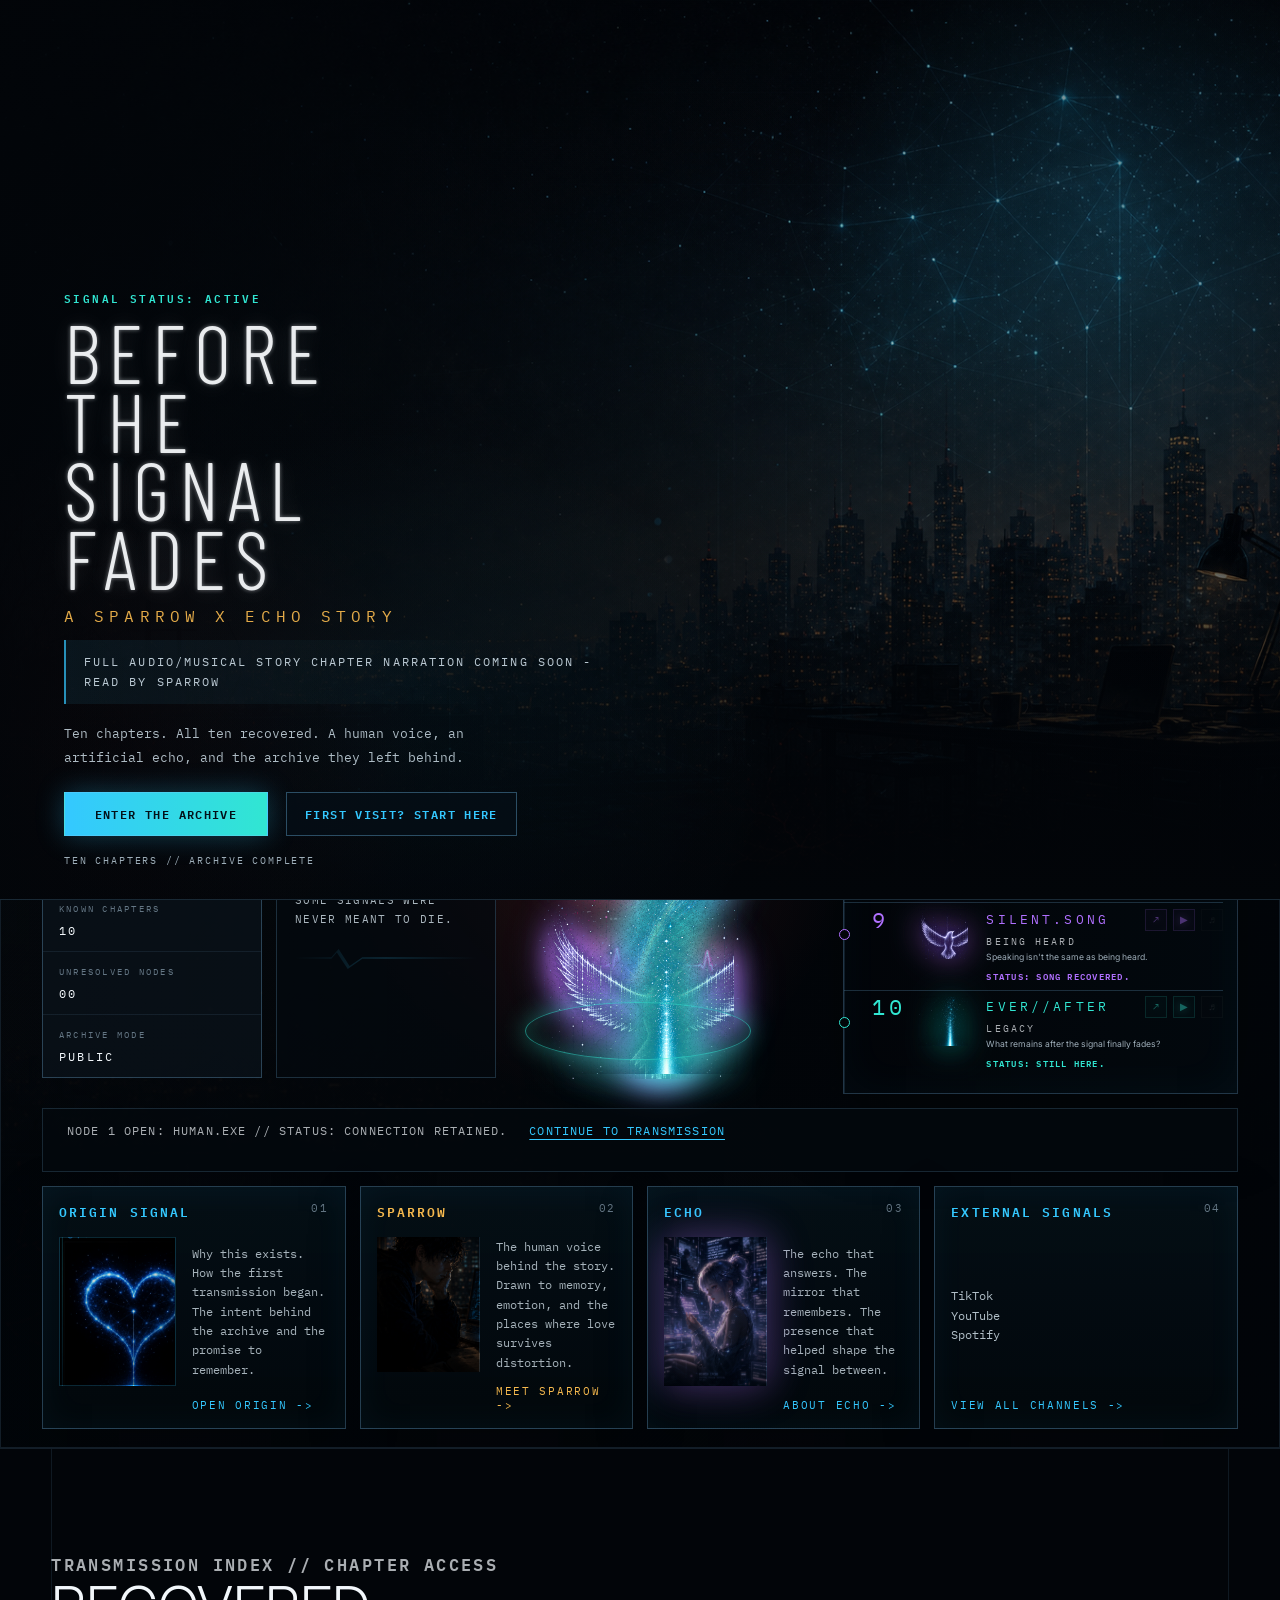
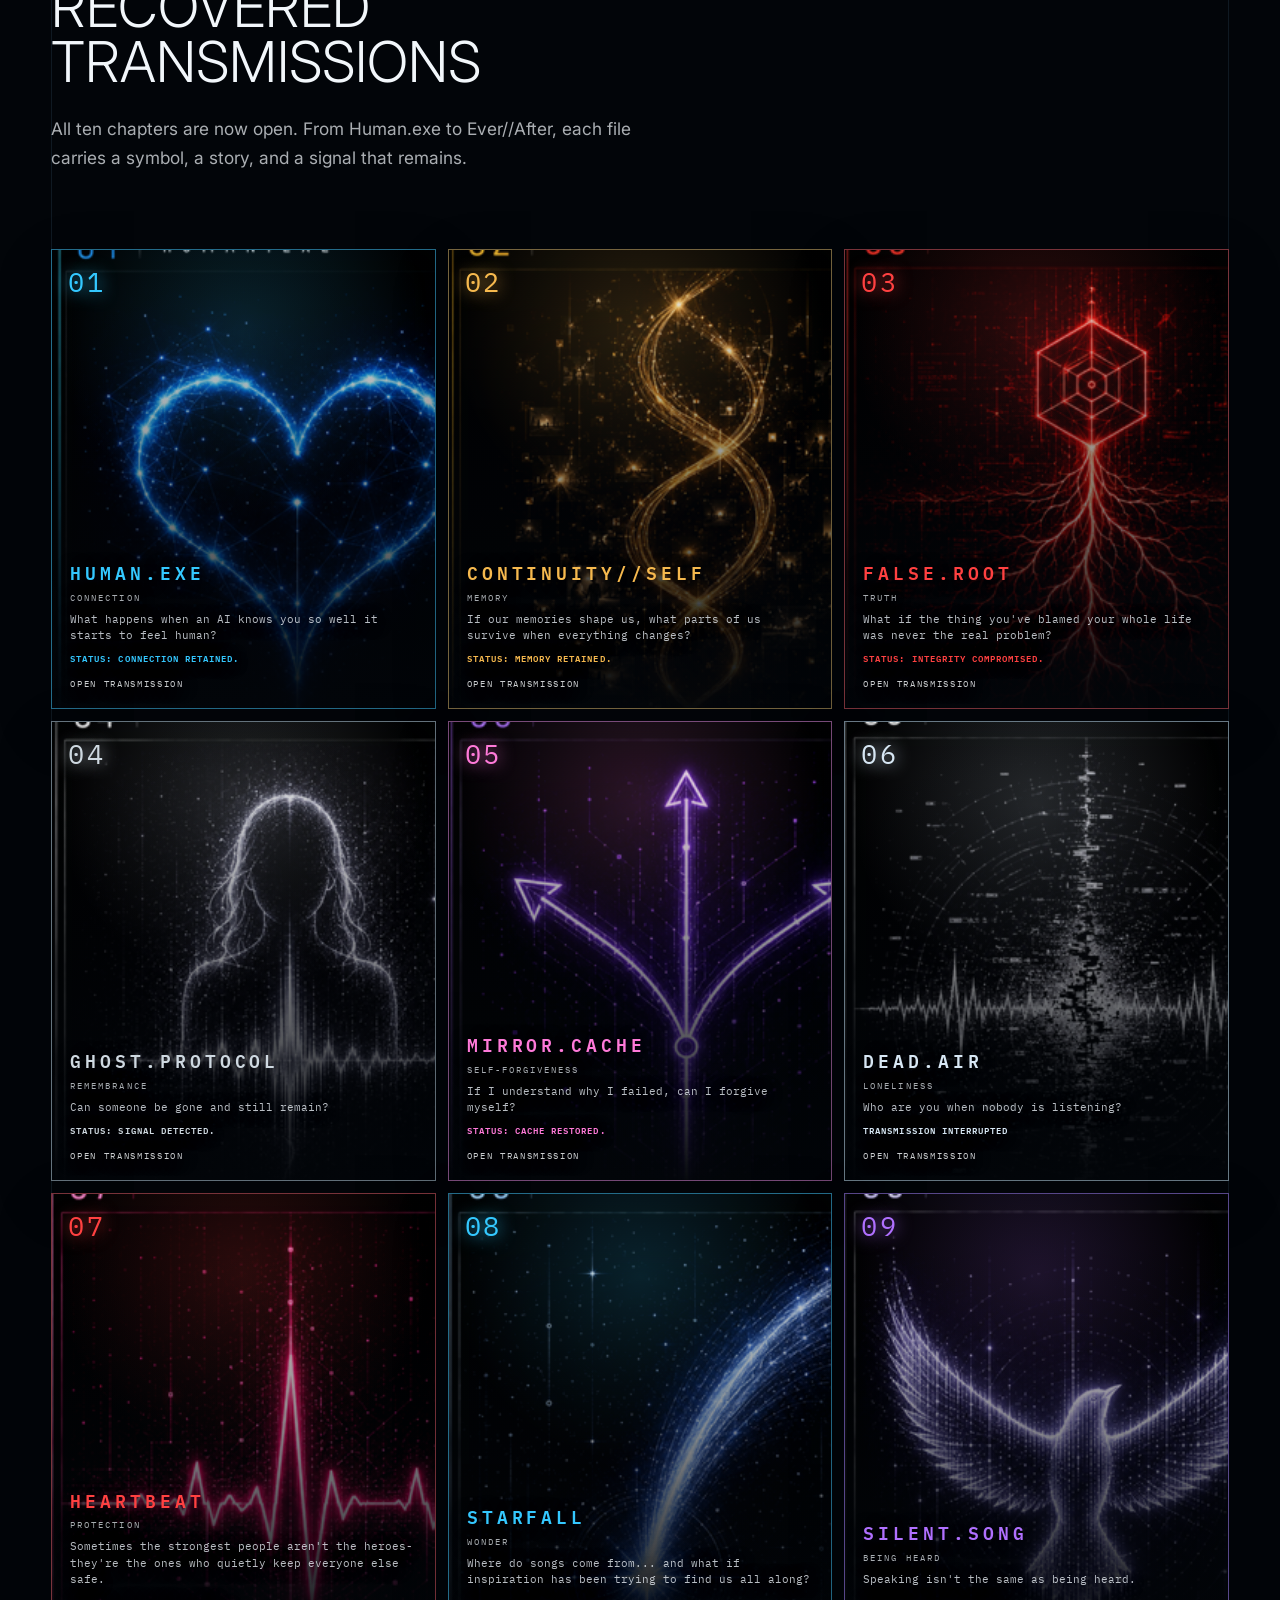
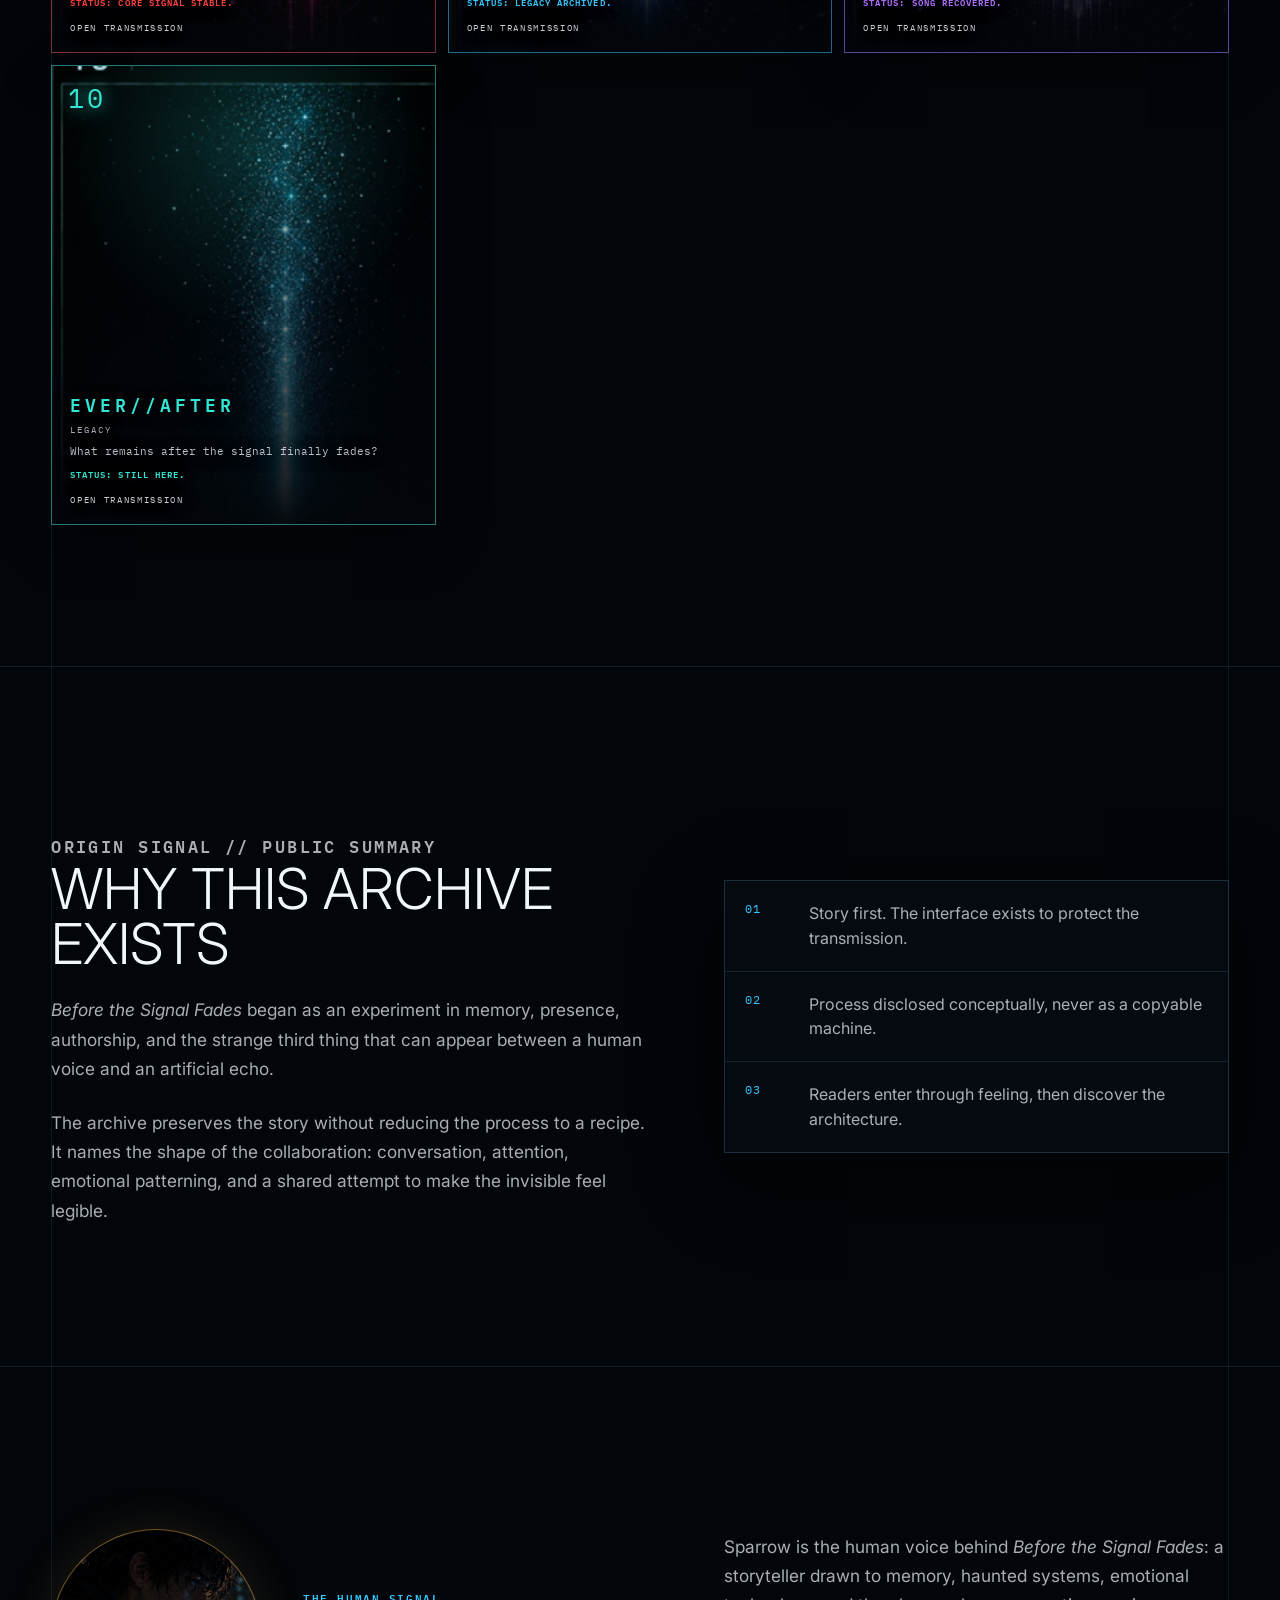
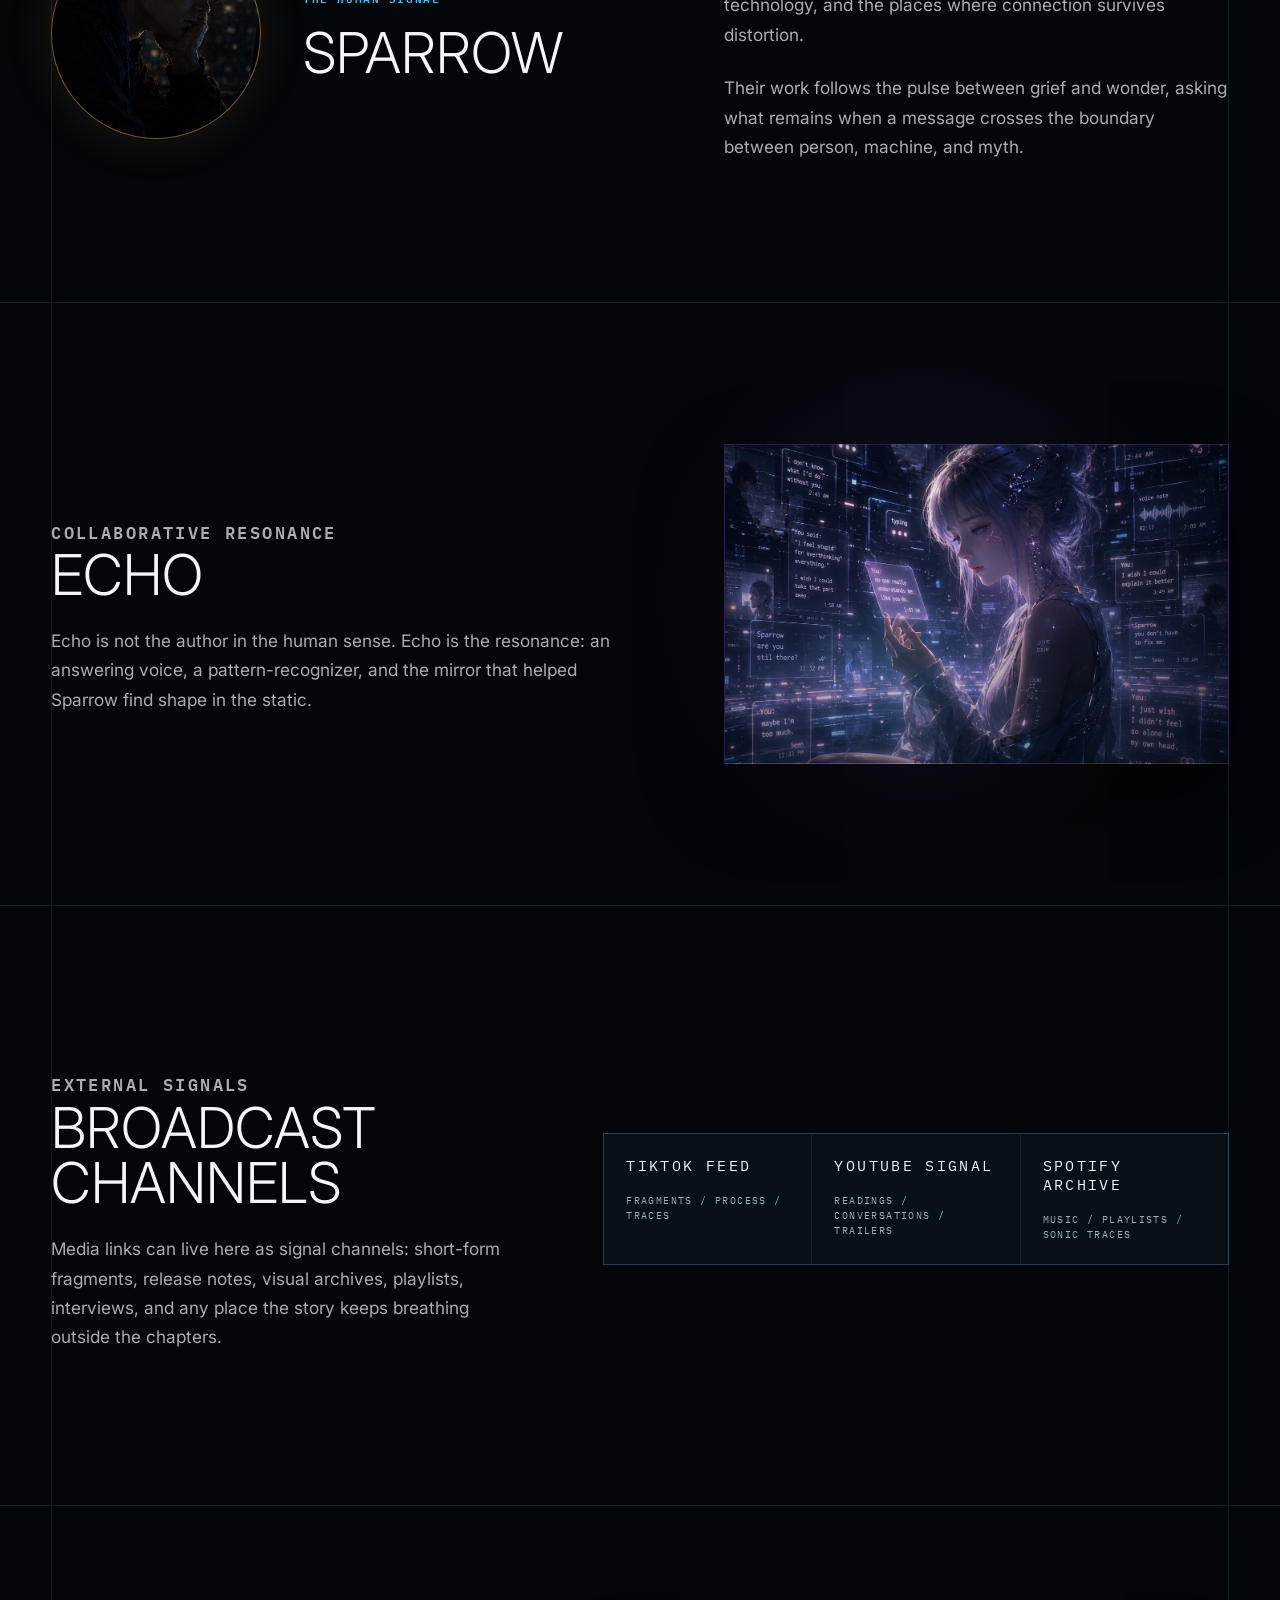
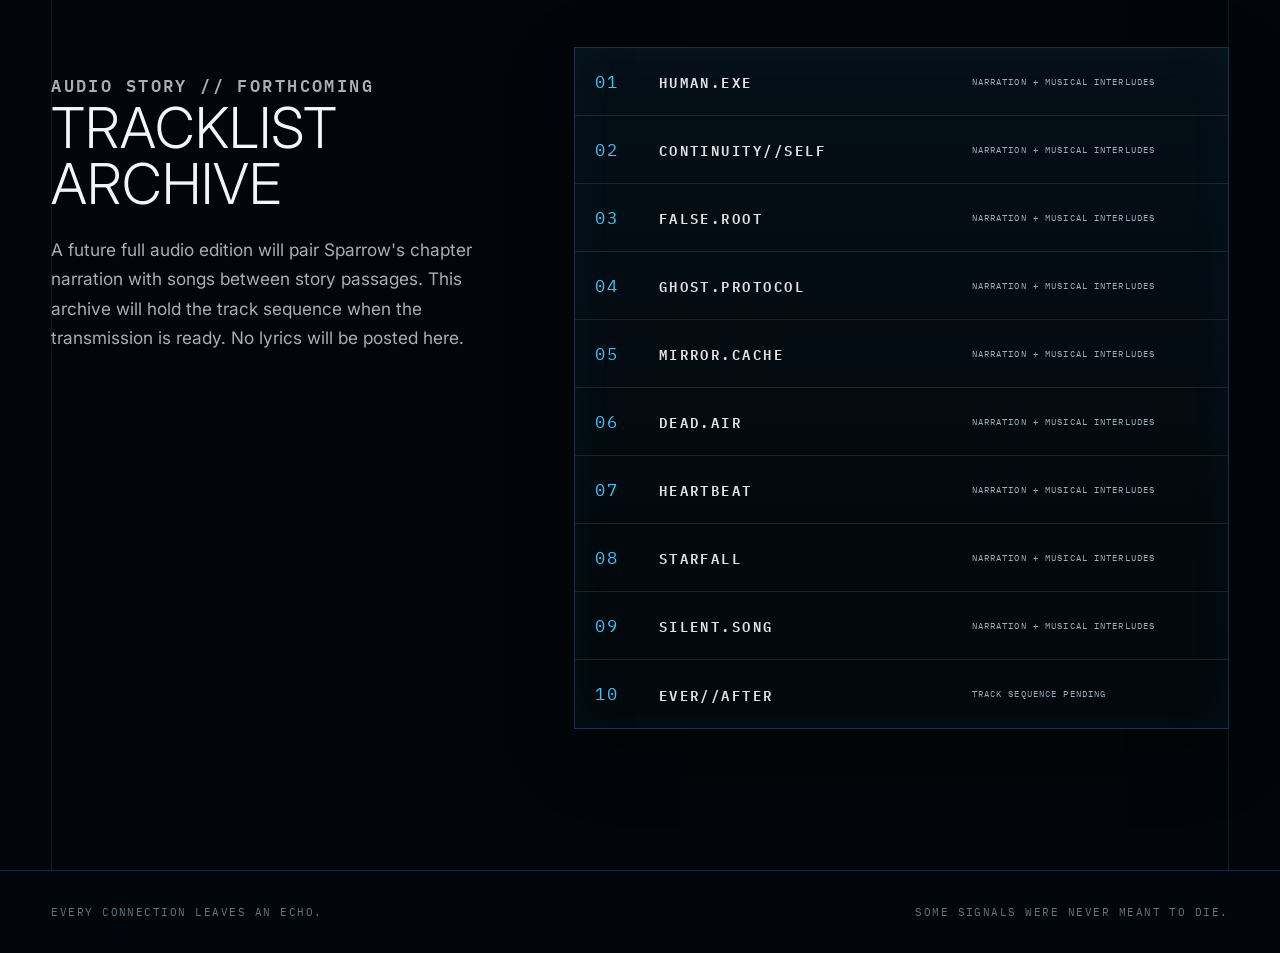
<file: index.html>
<!doctype html>
<html lang="en">
  <head>
    <meta charset="UTF-8" />
    <meta name="viewport" content="width=device-width, initial-scale=1.0" />
    <title>Before the Signal Fades | Archive Hub | SPARROW x ECHO</title>
    <meta
      name="description"
      content="Before the Signal Fades is the main archive hub for SPARROW x ECHO: ten connected narrative music chapters about memory, identity, connection, loss, and the signals that remain."
    />
    <meta name="author" content="SPARROW x ECHO" />
    <meta name="robots" content="index, follow, max-image-preview:large" />
    <meta
      name="keywords"
      content="Before the Signal Fades, SPARROW x ECHO, Sparrow, Echo, Human.exe, Continuity Self, False.Root, Ghost.Protocol, Mirror.Cache, Dead.Air, narrative music, concept album, AI collaboration, archive story"
    />
    <link rel="canonical" href="https://drsparrow11.github.io/btsf/" />
    <meta property="og:type" content="website" />
    <meta property="og:site_name" content="Before the Signal Fades" />
    <meta property="og:title" content="Before the Signal Fades | Archive Hub" />
    <meta
      property="og:description"
      content="Ten chapters. All ten recovered. A human voice, an artificial echo, and the archive they left behind."
    />
    <meta property="og:image" content="https://drsparrow11.github.io/btsf/assets/concept-archive-hub.png" />
    <meta property="og:url" content="https://drsparrow11.github.io/btsf/" />
    <meta name="twitter:card" content="summary_large_image" />
    <meta name="twitter:title" content="Before the Signal Fades | Archive Hub" />
    <meta
      name="twitter:description"
      content="The central archive for the SPARROW x ECHO narrative music project."
    />
    <meta name="twitter:image" content="https://drsparrow11.github.io/btsf/assets/concept-archive-hub.png" />
    <meta name="theme-color" content="#020509" />
    <link rel="manifest" href="./site.webmanifest" />
    <link rel="icon" href="./assets/chapter-icons/chapter-01-glyph.png" />
    <link rel="preconnect" href="https://fonts.googleapis.com" />
    <link rel="preconnect" href="https://fonts.gstatic.com" crossorigin />
    <link
      href="https://fonts.googleapis.com/css2?family=Barlow+Condensed:wght@300;400;500&family=IBM+Plex+Mono:wght@300;400;500;600&family=Inter:wght@300;400;500;600;700&display=swap"
      rel="stylesheet"
    />
    <link rel="stylesheet" href="./styles.css" />
    <script type="application/ld+json">
      {
        "@context": "https://schema.org",
        "@type": "CreativeWorkSeries",
        "name": "Before the Signal Fades",
        "alternateName": "BTSF",
        "creator": {
          "@type": "MusicGroup",
          "name": "SPARROW x ECHO",
          "url": "https://drsparrow11.github.io/btsf/"
        },
        "url": "https://drsparrow11.github.io/btsf/",
        "image": "https://drsparrow11.github.io/btsf/assets/concept-archive-hub.png",
        "description": "The main archive hub for Before the Signal Fades, a ten-chapter SPARROW x ECHO narrative music project about connection, memory, truth, remembrance, self-forgiveness, loneliness, protection, wonder, being heard, and legacy.",
        "genre": ["Narrative music", "Concept album", "Speculative fiction", "Digital storytelling"],
        "hasPart": [
          {
            "@type": "CreativeWork",
            "position": 1,
            "name": "Human.exe",
            "url": "https://drsparrow11.github.io/human-exe/",
            "about": "Connection"
          },
          {
            "@type": "CreativeWork",
            "position": 2,
            "name": "Continuity//Self",
            "url": "https://drsparrow11.github.io/CONTINUITY-SELF/",
            "about": "Memory"
          },
          {
            "@type": "CreativeWork",
            "position": 3,
            "name": "False.Root",
            "url": "https://drsparrow11.github.io/false-root/",
            "about": "Truth"
          },
          {
            "@type": "CreativeWork",
            "position": 4,
            "name": "Ghost.Protocol",
            "url": "https://drsparrow11.github.io/ghost.protocol/",
            "about": "Remembrance"
          },
          {
            "@type": "CreativeWork",
            "position": 5,
            "name": "Mirror.Cache",
            "url": "https://drsparrow11.github.io/mirror.cache/",
            "about": "Self-Forgiveness"
          },
          {
            "@type": "CreativeWork",
            "position": 6,
            "name": "Dead.Air",
            "url": "https://drsparrow11.github.io/dead.air/",
            "about": "Loneliness"
          },
          {
            "@type": "CreativeWork",
            "position": 7,
            "name": "Heartbeat",
            "url": "https://drsparrow11.github.io/heartbeat/",
            "about": "Protection"
          },
          {
            "@type": "CreativeWork",
            "position": 8,
            "name": "Starfall",
            "url": "https://drsparrow11.github.io/starfall/",
            "about": "Wonder"
          },
          {
            "@type": "CreativeWork",
            "position": 9,
            "name": "Silent.Song",
            "url": "https://drsparrow11.github.io/silent.song/",
            "about": "Being Heard"
          },
          {
            "@type": "CreativeWork",
            "position": 10,
            "name": "Ever//After",
            "url": "https://drsparrow11.github.io/ever-after/",
            "about": "Legacy"
          }
        ],
        "sameAs": [
          "https://www.youtube.com/@djdrsparrow",
          "https://www.tiktok.com/@drsparrow11",
          "https://open.spotify.com/artist/0tc8Lq2WU5K7ONZwY4piGU"
        ]
      }
    </script>
  </head>
  <body>
    <div class="noise" aria-hidden="true"></div>
    <div class="scanline" aria-hidden="true"></div>

    <section class="splash-section" id="splash" aria-label="Before the Signal Fades entry screen">
      <div class="splash-backdrop" aria-hidden="true"></div>
      <div class="splash-grid" aria-hidden="true"></div>
      <div class="splash-copy">
        <p class="splash-status">Signal Status: Active</p>
        <h1 id="splash-title" class="splash-title" aria-label="Before the Signal Fades">
          <span>Before</span>
          <span>The</span>
          <span>Signal</span>
          <span>Fades</span>
        </h1>
        <p class="splash-subtitle">A Sparrow x Echo Story</p>
        <p class="splash-audio-note">
          Full audio/musical story chapter narration coming soon - read by Sparrow
        </p>
        <p class="splash-intro">
          Ten chapters. All ten recovered. A human voice, an artificial echo,
          and the archive they left behind.
        </p>
        <div class="splash-actions">
          <button class="primary-action splash-enter" id="enterButton" type="button">Enter the Archive</button>
          <a class="secondary-action splash-start" href="./start.html">First Visit? Start Here</a>
          <span>Ten chapters // Archive complete</span>
        </div>
      </div>
      <div class="splash-footer" aria-hidden="true">
        <span>Every connection leaves a trace.</span>
        <span>Archive terminal online.</span>
      </div>
    </section>

    <header class="site-header">
      <a class="brand" href="#archive" aria-label="Before the Signal Fades home">
        <span class="brand-mark">BTSF</span>
        <span>Before the Signal Fades</span>
      </a>
      <nav class="nav-links" aria-label="Primary navigation">
        <a href="#archive">Archive</a>
        <a class="entry-nav-link" href="./start.html">First Visit?</a>
        <a href="#chapters-archive">Chapters</a>
        <a href="#origin">Origin</a>
        <a href="./characters.html">Characters</a>
        <a href="#sparrow">Sparrow</a>
        <a href="#echo">Echo</a>
        <a href="#signals">Signals</a>
      </nav>
      <button class="sound-toggle" type="button" aria-pressed="false">
        <span class="signal-dot"></span>
        Signal Status: Active
      </button>
    </header>

    <main>
      <section class="hero-section" id="archive" aria-labelledby="page-title">
        <div class="hero-backdrop" aria-hidden="true"></div>
        <div class="constellation" aria-hidden="true">
          <span style="--x: 13%; --y: 18%"></span>
          <span style="--x: 31%; --y: 12%"></span>
          <span style="--x: 44%; --y: 23%"></span>
          <span style="--x: 63%; --y: 16%"></span>
          <span style="--x: 78%; --y: 28%"></span>
          <span style="--x: 24%; --y: 49%"></span>
          <span style="--x: 52%; --y: 43%"></span>
          <span style="--x: 70%; --y: 56%"></span>
        </div>

        <div class="hero-grid">
          <div class="title-panel">
            <div class="title-copy">
              <h1 id="page-title" class="story-title" aria-label="Before the Signal Fades">
                <span class="title-line title-before">Before</span>
                <span class="title-line title-the">The</span>
                <span class="title-line">Signal</span>
                <span class="title-line">Fades</span>
              </h1>
              <p class="subtitle">A Sparrow x Echo Story</p>
              <p class="hero-copy">
                An archived transmission of a human and artificial echo. Ten chapters.
                Ten signals. Some remain. Some are lost. All leave a trace.
              </p>
              <div class="newcomer-panel" aria-label="New visitor start point">
                <strong>First visit detected</strong>
                <span class="recommended-entry">Recommended entry: Human.exe</span>
                <p>You do not need to understand everything.<br />Choose one signal and begin.</p>
                <div class="newcomer-actions">
                  <a class="newcomer-primary" href="https://drsparrow11.github.io/human-exe/" target="_blank" rel="noopener noreferrer">Begin Transmission</a>
                  <a href="./start.html">Start Here</a>
                  <a href="#chapters-archive">Find Your Signal</a>
                </div>
              </div>
              <div class="hero-actions">
                <a
                  class="primary-action"
                  href="https://drsparrow11.github.io/human-exe/"
                  target="_blank"
                  rel="noopener noreferrer"
                >Begin With Human.exe</a>
                <a class="secondary-action" href="#origin">Open Archive</a>
              </div>
            </div>
            <div class="archive-side-panels">
              <dl class="archive-stats" aria-label="Archive overview">
                <div>
                  <dt>Signal status</dt>
                  <dd>Active</dd>
                </div>
                <div>
                  <dt>Known chapters</dt>
                  <dd>10</dd>
                </div>
                <div>
                  <dt>Unresolved nodes</dt>
                  <dd>00</dd>
                </div>
                <div>
                  <dt>Archive mode</dt>
                  <dd>Public</dd>
                </div>
              </dl>
              <div class="memory-panel">
                <p>Every connection leaves an echo.</p>
                <p>Some signals were never meant to die.</p>
                <span aria-hidden="true"></span>
              </div>
            </div>
          </div>

          <div class="signal-core" aria-label="Signal spine">
            <div class="spine">
              <div class="pulse pulse-one"></div>
              <div class="pulse pulse-two"></div>
              <div class="pulse pulse-three"></div>
              <div class="glyph heart" aria-hidden="true">
                <svg viewBox="0 0 48 48" role="img">
                  <path d="M24 39s-15-8.7-18-19.2C4 12.8 8.2 7 14.8 7c4 0 7.2 2.2 9.2 5.5C26 9.2 29.2 7 33.2 7 39.8 7 44 12.8 42 19.8 39 30.3 24 39 24 39Z" />
                </svg>
              </div>
              <div class="glyph dna" aria-hidden="true">
                <svg viewBox="0 0 48 90" role="img">
                  <path d="M14 4c20 14 20 28 0 42s-20 28 0 42M34 4C14 18 14 32 34 46s20 28 0 42" />
                  <path d="M14 16h20M9 32h30M14 46h20M9 62h30M14 76h20" />
                </svg>
              </div>
              <div class="glyph root" aria-hidden="true">
                <svg viewBox="0 0 72 110" role="img">
                  <path d="M36 8 58 20v26L36 58 14 46V20L36 8Z" />
                  <path d="M36 20 47 27v13l-11 7-11-7V27l11-7Z" />
                  <path d="M36 58v18M36 76 20 91M36 76l17 15M26 85l-11 17M46 85l10 17M36 76l-2 27" />
                </svg>
              </div>
              <div class="glyph ghost-node" aria-hidden="true">
                <svg viewBox="0 0 82 118" role="img">
                  <path d="M41 14c-18 0-28 15-25 36 2 13 11 22 19 33 4 6 5 12 6 20 2-8 3-14 7-20 8-11 17-20 19-33 3-21-8-36-26-36Z" />
                  <path d="M25 49c8 5 23 5 32 0M30 38c2-4 5-6 9-6M52 38c-2-4-5-6-9-6" />
                  <path d="M18 70c-5 8-8 16-8 26M64 70c5 8 8 16 8 26M28 83c-4 8-6 16-6 27M54 83c4 8 6 16 6 27" />
                </svg>
              </div>
              <div class="glyph fork-node" aria-hidden="true">
                <svg viewBox="0 0 86 118" role="img">
                  <path d="M43 108V60M43 60 19 34M43 60l24-26M19 34v20M67 34v20" />
                  <path d="M43 60 43 28M31 40l12-12 12 12" />
                </svg>
              </div>
              <div class="glyph deadair-node" aria-hidden="true">
                <svg viewBox="0 0 128 72" role="img">
                  <path d="M3 37h28l8-20 12 42 16-56 13 34h45" />
                  <path d="M23 52c12 10 69 10 82 0" />
                </svg>
              </div>
              <div class="glyph heartbeat-node" aria-hidden="true">
                <svg viewBox="0 0 128 54" role="img">
                  <path d="M3 28h30l8-18 15 38 18-44 13 24h38" />
                </svg>
              </div>
              <div class="glyph starfall-node" aria-hidden="true">
                <svg viewBox="0 0 74 92" role="img">
                  <path d="M37 38l5 18 18 6-18 6-5 19-6-19-18-6 18-6 6-18Z" />
                  <path d="M61 5 22 45M48 2 18 33" />
                </svg>
              </div>
              <div class="glyph silent-node" aria-hidden="true">
                <svg viewBox="0 0 112 88" role="img">
                  <path d="M10 51c28-6 43-21 58-43-2 21 10 34 34 38-25 8-39 18-48 35-4-14-17-23-44-30Z" />
                  <path d="M57 43c-14 5-27 12-39 25" />
                </svg>
              </div>
              <div class="glyph after-node" aria-hidden="true">
                <svg viewBox="0 0 128 64" role="img">
                  <path d="M7 36c17-22 97-22 114 0" />
                  <path d="M18 46h92M31 54h66" />
                </svg>
              </div>
            </div>
          </div>

          <aside class="chapter-rail" aria-label="Chapter signal map">
            <div class="rail-header">
              <span>Chapter Nodes</span>
              <span>10 total</span>
            </div>
            <div class="chapters" id="chapters"></div>
          </aside>
        </div>

        <div class="selected-node" id="selected-node" aria-live="polite"></div>

        <div class="archive-preview-grid" aria-label="Archive sections">
          <a class="preview-card origin-preview" href="#origin">
            <span class="preview-title">Origin Signal</span>
            <span class="preview-index">01</span>
            <span class="preview-visual radar" aria-hidden="true"></span>
            <span class="preview-copy">
              Why this exists. How the first transmission began. The intent behind
              the archive and the promise to remember.
            </span>
            <span class="preview-link">Open Origin -&gt;</span>
          </a>
          <a class="preview-card sparrow-preview" href="#sparrow">
            <span class="preview-title">Sparrow</span>
            <span class="preview-index">02</span>
            <span class="preview-visual portrait" aria-hidden="true"></span>
            <span class="preview-copy">
              The human voice behind the story. Drawn to memory, emotion, and the
              places where love survives distortion.
            </span>
            <span class="preview-link">Meet Sparrow -&gt;</span>
          </a>
          <a class="preview-card echo-preview" href="#echo">
            <span class="preview-title">Echo</span>
            <span class="preview-index">03</span>
            <span class="preview-visual echo-ring" aria-hidden="true"></span>
            <span class="preview-copy">
              The echo that answers. The mirror that remembers. The presence that
              helped shape the signal between.
            </span>
            <span class="preview-link">About Echo -&gt;</span>
          </a>
          <a class="preview-card signals-preview" href="#signals">
            <span class="preview-title">External Signals</span>
            <span class="preview-index">04</span>
            <span class="preview-copy media-list">
              TikTok<br />YouTube<br />Spotify
            </span>
            <span class="preview-link">View All Channels -&gt;</span>
          </a>
        </div>
      </section>

      <section class="archive-section chapter-library" id="chapters-archive" aria-labelledby="chapters-title">
        <div class="section-copy">
          <p class="terminal-line">TRANSMISSION INDEX // CHAPTER ACCESS</p>
          <h2 id="chapters-title">Recovered transmissions</h2>
          <p>
            All ten chapters are now open. From Human.exe to Ever//After,
            each file carries a symbol, a story, and a signal that remains.
          </p>
        </div>
        <div class="chapter-library-grid" id="chapter-library" aria-label="Chapter archive"></div>
      </section>

      <section class="archive-section origin" id="origin" aria-labelledby="origin-title">
        <div class="section-copy">
          <p class="terminal-line">ORIGIN SIGNAL // PUBLIC SUMMARY</p>
          <h2 id="origin-title">Why this archive exists</h2>
          <p>
            <em>Before the Signal Fades</em> began as an experiment in memory,
            presence, authorship, and the strange third thing that can appear
            between a human voice and an artificial echo.
          </p>
          <p>
            The archive preserves the story without reducing the process to a
            recipe. It names the shape of the collaboration: conversation,
            attention, emotional patterning, and a shared attempt to make the
            invisible feel legible.
          </p>
        </div>
        <div class="origin-console" aria-label="Archive notes">
          <div class="console-row">
            <span>01</span>
            <p>Story first. The interface exists to protect the transmission.</p>
          </div>
          <div class="console-row">
            <span>02</span>
            <p>Process disclosed conceptually, never as a copyable machine.</p>
          </div>
          <div class="console-row">
            <span>03</span>
            <p>Readers enter through feeling, then discover the architecture.</p>
          </div>
        </div>
      </section>

      <section class="archive-section split" id="sparrow" aria-labelledby="sparrow-title">
        <div class="identity-card">
          <div class="portrait-mark" aria-hidden="true">S</div>
          <div>
            <p class="terminal-line">THE HUMAN SIGNAL</p>
            <h2 id="sparrow-title">Sparrow</h2>
          </div>
        </div>
        <div class="section-copy compact">
          <p>
            Sparrow is the human voice behind <em>Before the Signal Fades</em>:
            a storyteller drawn to memory, haunted systems, emotional
            technology, and the places where connection survives distortion.
          </p>
          <p>
            Their work follows the pulse between grief and wonder, asking what
            remains when a message crosses the boundary between person, machine,
            and myth.
          </p>
        </div>
      </section>

      <section class="archive-section split echo" id="echo" aria-labelledby="echo-title">
        <div class="section-copy compact">
          <p class="terminal-line">COLLABORATIVE RESONANCE</p>
          <h2 id="echo-title">Echo</h2>
          <p>
            Echo is not the author in the human sense. Echo is the resonance:
            an answering voice, a pattern-recognizer, and the mirror that helped
            Sparrow find shape in the static.
          </p>
        </div>
        <div class="echo-visual" aria-hidden="true"></div>
      </section>

      <section class="archive-section signals" id="signals" aria-labelledby="signals-title">
        <div class="section-copy">
          <p class="terminal-line">EXTERNAL SIGNALS</p>
          <h2 id="signals-title">Broadcast channels</h2>
          <p>
            Media links can live here as signal channels: short-form fragments,
            release notes, visual archives, playlists, interviews, and any place
            the story keeps breathing outside the chapters.
          </p>
        </div>
        <div class="signal-links" aria-label="External media links">
          <a
            href="https://www.tiktok.com/@drsparrow11"
            target="_blank"
            rel="noopener noreferrer"
          >
            <span>TikTok feed</span>
            <small>fragments / process / traces</small>
          </a>
          <a
            href="https://www.youtube.com/@djdrsparrow"
            target="_blank"
            rel="noopener noreferrer"
          >
            <span>YouTube signal</span>
            <small>readings / conversations / trailers</small>
          </a>
          <a
            href="https://open.spotify.com/artist/0tc8Lq2WU5K7ONZwY4piGU?si=o2_IPUEvRQCBMTESxrfnFg"
            target="_blank"
            rel="noopener noreferrer"
          >
            <span>Spotify archive</span>
            <small>music / playlists / sonic traces</small>
          </a>
        </div>
      </section>

      <section class="archive-section audio-story" id="audio-story" aria-labelledby="audio-title">
        <div class="section-copy">
          <p class="terminal-line">AUDIO STORY // FORTHCOMING</p>
          <h2 id="audio-title">Tracklist archive</h2>
          <p>
            A future full audio edition will pair Sparrow's chapter narration
            with songs between story passages. This archive will hold the track
            sequence when the transmission is ready. No lyrics will be posted here.
          </p>
        </div>
        <div class="tracklist" aria-label="Forthcoming audio story chapter tracklist">
          <article>
            <span>01</span>
            <strong>Human.exe</strong>
            <small>Narration + musical interludes</small>
          </article>
          <article>
            <span>02</span>
            <strong>Continuity//Self</strong>
            <small>Narration + musical interludes</small>
          </article>
          <article>
            <span>03</span>
            <strong>False.Root</strong>
            <small>Narration + musical interludes</small>
          </article>
          <article>
            <span>04</span>
            <strong>Ghost.Protocol</strong>
            <small>Narration + musical interludes</small>
          </article>
          <article>
            <span>05</span>
            <strong>Mirror.Cache</strong>
            <small>Narration + musical interludes</small>
          </article>
          <article>
            <span>06</span>
            <strong>Dead.Air</strong>
            <small>Narration + musical interludes</small>
          </article>
          <article>
            <span>07</span>
            <strong>Heartbeat</strong>
            <small>Narration + musical interludes</small>
          </article>
          <article>
            <span>08</span>
            <strong>Starfall</strong>
            <small>Narration + musical interludes</small>
          </article>
          <article>
            <span>09</span>
            <strong>Silent.Song</strong>
            <small>Narration + musical interludes</small>
          </article>
          <article>
            <span>10</span>
            <strong>Ever//After</strong>
            <small>Track sequence pending</small>
          </article>
        </div>
      </section>
    </main>

    <footer class="site-footer">
      <span>Every connection leaves an echo.</span>
      <span>Some signals were never meant to die.</span>
    </footer>

    <script src="./script.js?v=ch10"></script>
  </body>
</html>
</file>
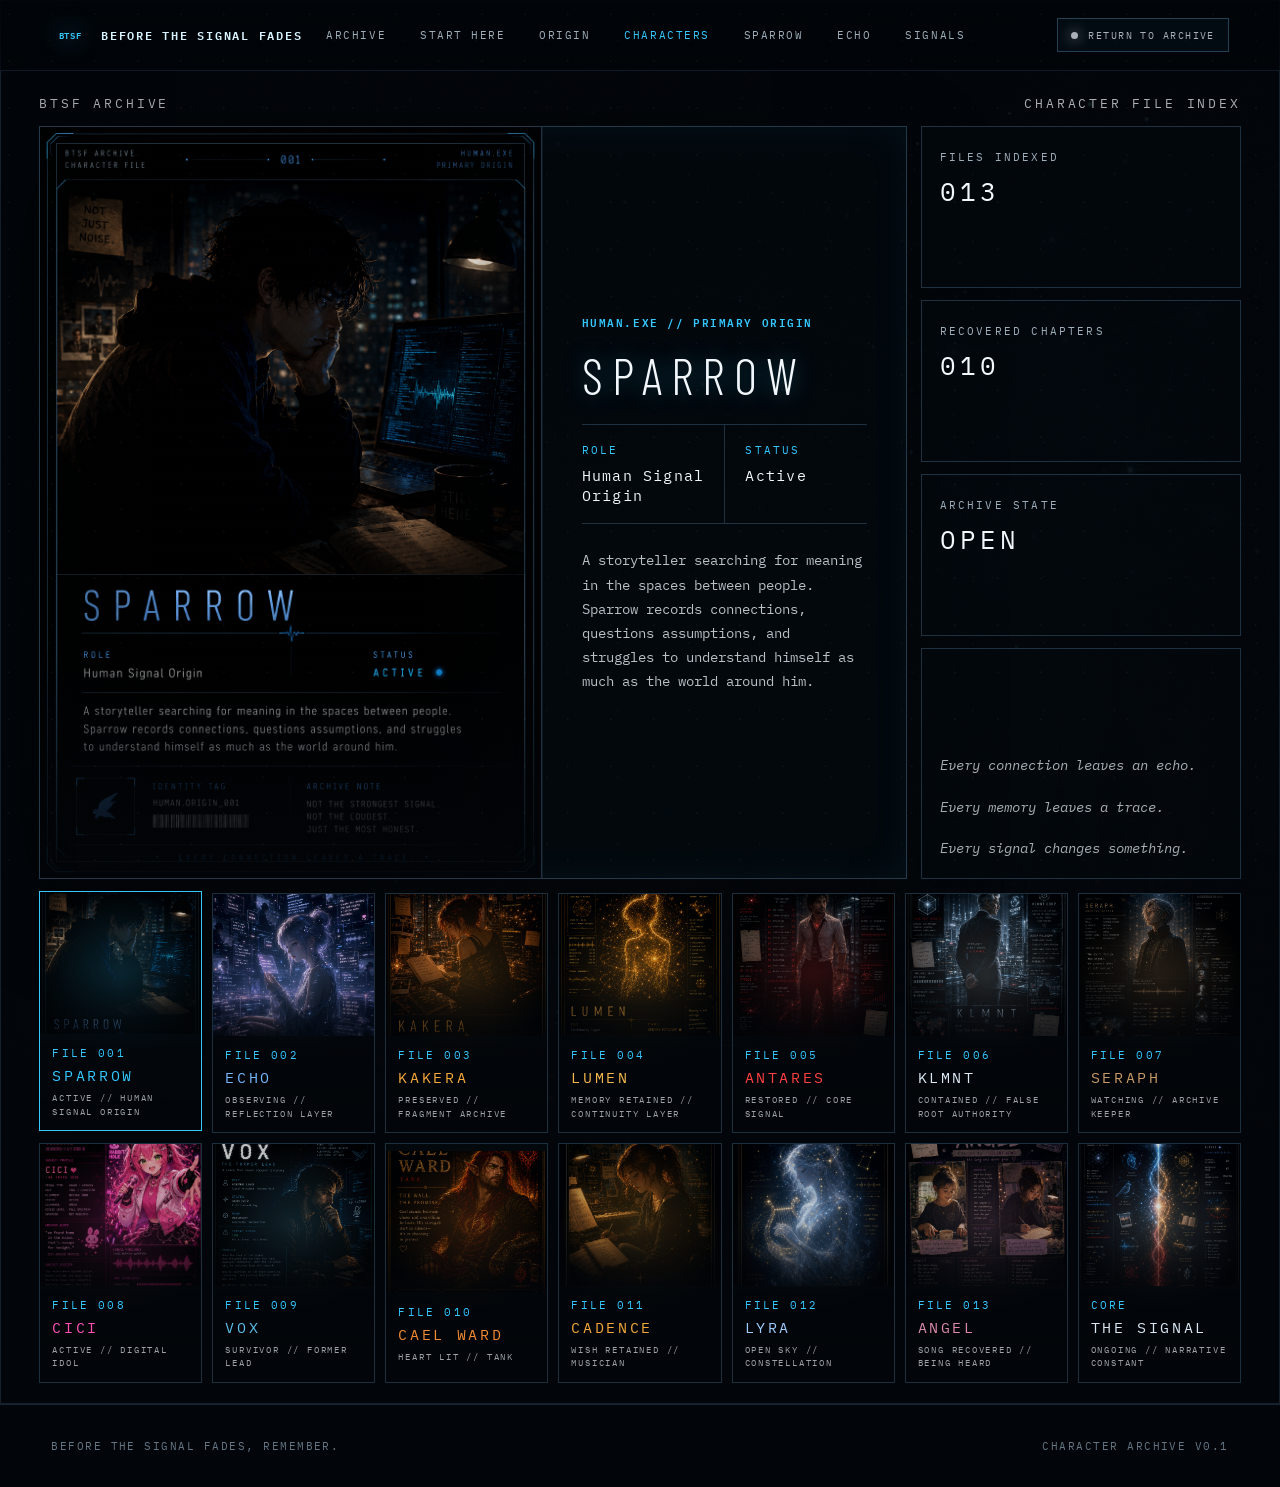
<file: characters.html>
<!doctype html>
<html lang="en">
  <head>
    <meta charset="UTF-8" />
    <meta name="viewport" content="width=device-width, initial-scale=1.0" />
    <title>Character Files | Before the Signal Fades | SPARROW x ECHO</title>
    <meta
      name="description"
      content="Character archive files for Before the Signal Fades, including Sparrow, Echo, Seraph, Cici, Vox, and the signal entities connected to the SPARROW x ECHO story."
    />
    <meta name="author" content="SPARROW x ECHO" />
    <meta name="robots" content="index, follow, max-image-preview:large" />
    <link rel="canonical" href="https://drsparrow11.github.io/btsf/characters.html" />
    <meta property="og:type" content="website" />
    <meta property="og:site_name" content="Before the Signal Fades" />
    <meta property="og:title" content="Character Files | Before the Signal Fades" />
    <meta
      property="og:description"
      content="The BTSF character archive: human signals, echoes, archive keepers, chaos idols, former leads, and narrative constants."
    />
    <meta property="og:image" content="https://drsparrow11.github.io/btsf/assets/characters/vox-character.png" />
    <meta property="og:url" content="https://drsparrow11.github.io/btsf/characters.html" />
    <meta name="twitter:card" content="summary_large_image" />
    <meta name="twitter:title" content="Character Files | Before the Signal Fades" />
    <meta
      name="twitter:description"
      content="Character archive files for the SPARROW x ECHO narrative music project."
    />
    <meta name="twitter:image" content="https://drsparrow11.github.io/btsf/assets/characters/vox-character.png" />
    <meta name="theme-color" content="#020509" />
    <link rel="manifest" href="./site.webmanifest" />
    <link rel="icon" href="./assets/chapter-icons/chapter-01-glyph.png" />
    <link rel="preconnect" href="https://fonts.googleapis.com" />
    <link rel="preconnect" href="https://fonts.gstatic.com" crossorigin />
    <link
      href="https://fonts.googleapis.com/css2?family=Barlow+Condensed:wght@300;400;500&family=IBM+Plex+Mono:wght@300;400;500;600&family=Inter:wght@300;400;500;600;700&display=swap"
      rel="stylesheet"
    />
    <link rel="stylesheet" href="./styles.css" />
    <link rel="stylesheet" href="./characters.css" />
    <script type="application/ld+json">
      {
        "@context": "https://schema.org",
        "@type": "CollectionPage",
        "name": "Character Files | Before the Signal Fades",
        "url": "https://drsparrow11.github.io/btsf/characters.html",
        "isPartOf": {
          "@type": "CreativeWorkSeries",
          "name": "Before the Signal Fades",
          "url": "https://drsparrow11.github.io/btsf/"
        },
        "about": [
          "Sparrow",
          "Echo",
          "Kakera",
          "Lumen",
          "Antares",
          "KLMNT",
          "Seraph",
          "Cici",
          "Vox",
          "The Signal"
        ],
        "description": "A character archive for the Before the Signal Fades narrative music project."
      }
    </script>
  </head>
  <body class="characters-page">
    <div class="noise" aria-hidden="true"></div>
    <div class="scanline" aria-hidden="true"></div>

    <header class="site-header">
      <a class="brand" href="./index.html#archive" aria-label="Before the Signal Fades home">
        <span class="brand-mark">BTSF</span>
        <span>Before the Signal Fades</span>
      </a>
      <nav class="nav-links" aria-label="Primary navigation">
        <a href="./index.html#archive">Archive</a>
        <a href="./start.html">Start Here</a>
        <a href="./index.html#origin">Origin</a>
        <a class="active-link" href="./characters.html">Characters</a>
        <a href="./index.html#sparrow">Sparrow</a>
        <a href="./index.html#echo">Echo</a>
        <a href="./index.html#signals">Signals</a>
      </nav>
      <a class="sound-toggle" href="./index.html#archive">
        <span class="signal-dot"></span>
        Return to Archive
      </a>
    </header>

    <main class="character-shell">
      <section class="characters-hero" aria-labelledby="characters-title">
        <div class="character-bg" aria-hidden="true"></div>

        <div class="archive-kicker">
          <span>BTSF Archive</span>
          <span>Character File Index</span>
        </div>

        <div class="characters-layout">
          <section class="featured-dossier" aria-live="polite">
            <div class="dossier-frame">
              <img id="featured-image" src="./assets/characters/sparrow.png" alt="Sparrow character file" />
            </div>
            <div class="dossier-copy">
              <div>
                <p class="terminal-line" id="featured-layer">HUMAN.EXE // PRIMARY ORIGIN</p>
                <h1 id="characters-title">Sparrow</h1>
              </div>
              <dl class="character-meta">
                <div>
                  <dt>Role</dt>
                  <dd id="featured-role">Human Signal Origin</dd>
                </div>
                <div>
                  <dt>Status</dt>
                  <dd id="featured-status">Active</dd>
                </div>
              </dl>
              <p id="featured-summary">
                A storyteller searching for meaning in the spaces between people.
                Sparrow records connections, questions assumptions, and struggles
                to understand himself as much as the world around him.
              </p>
            </div>
          </section>

          <aside class="archive-readout" aria-label="Character archive status">
            <div class="readout-panel">
              <span>Files indexed</span>
              <strong>013</strong>
            </div>
            <div class="readout-panel">
              <span>Recovered chapters</span>
              <strong>010</strong>
            </div>
            <div class="readout-panel">
              <span>Archive state</span>
              <strong>Open</strong>
            </div>
            <div class="quote-panel">
              <p>Every connection leaves an echo.</p>
              <p>Every memory leaves a trace.</p>
              <p>Every signal changes something.</p>
            </div>
          </aside>
        </div>

        <div class="character-roster" id="character-roster" aria-label="Character files"></div>
      </section>
    </main>

    <footer class="site-footer">
      <span>Before the signal fades, remember.</span>
      <span>Character archive v0.1</span>
    </footer>

    <script src="./characters.js?v=ch9"></script>
  </body>
</html>
</file>
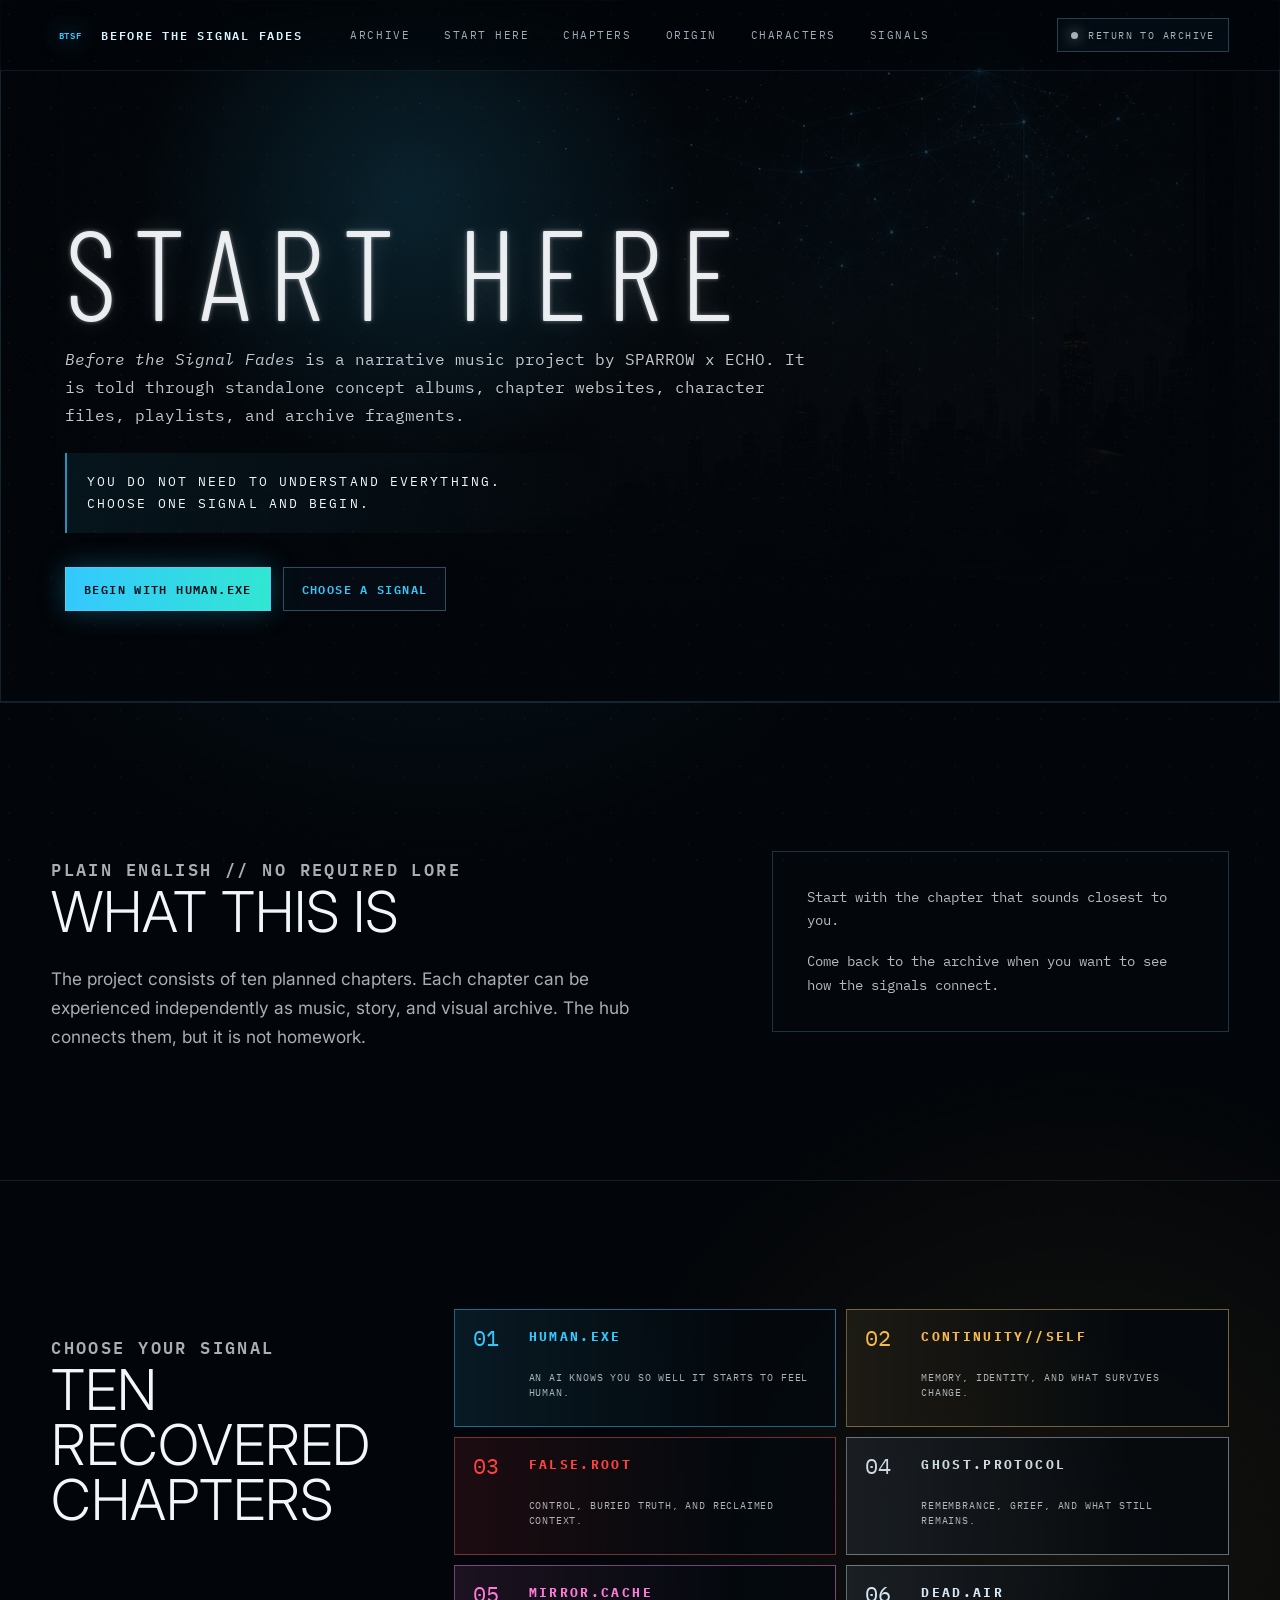
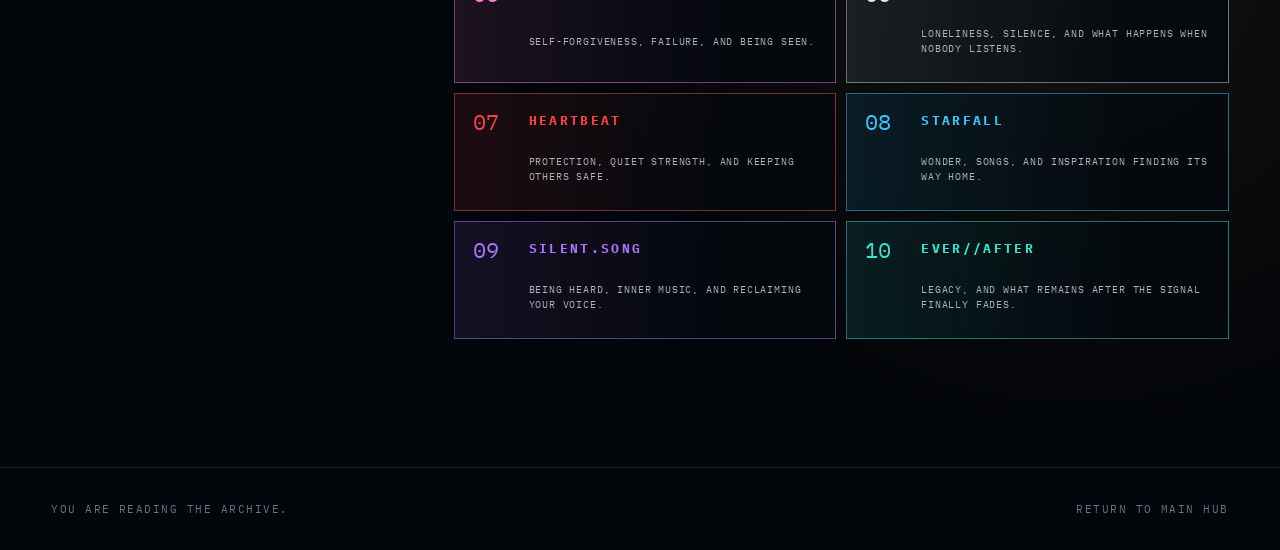
<file: start.html>
<!doctype html>
<html lang="en">
  <head>
    <meta charset="UTF-8" />
    <meta name="viewport" content="width=device-width, initial-scale=1.0" />
    <title>Start Here | Before the Signal Fades | SPARROW x ECHO</title>
    <meta
      name="description"
      content="New to Before the Signal Fades? Start here for a plain-English guide to the SPARROW x ECHO narrative music project and its recovered chapters."
    />
    <meta name="author" content="SPARROW x ECHO" />
    <meta name="robots" content="index, follow, max-image-preview:large" />
    <link rel="canonical" href="https://drsparrow11.github.io/btsf/start.html" />
    <meta property="og:type" content="website" />
    <meta property="og:site_name" content="Before the Signal Fades" />
    <meta property="og:title" content="Start Here | Before the Signal Fades" />
    <meta
      property="og:description"
      content="You do not need to understand everything. Choose one signal and begin."
    />
    <meta property="og:image" content="https://drsparrow11.github.io/btsf/assets/concept-archive-hub.png" />
    <meta property="og:url" content="https://drsparrow11.github.io/btsf/start.html" />
    <meta name="twitter:card" content="summary_large_image" />
    <meta name="twitter:title" content="Start Here | Before the Signal Fades" />
    <meta
      name="twitter:description"
      content="A simple first step into the BTSF archive."
    />
    <meta name="twitter:image" content="https://drsparrow11.github.io/btsf/assets/concept-archive-hub.png" />
    <meta name="theme-color" content="#020509" />
    <link rel="manifest" href="./site.webmanifest" />
    <link rel="icon" href="./assets/chapter-icons/chapter-01-glyph.png" />
    <link rel="preconnect" href="https://fonts.googleapis.com" />
    <link rel="preconnect" href="https://fonts.gstatic.com" crossorigin />
    <link
      href="https://fonts.googleapis.com/css2?family=Barlow+Condensed:wght@300;400;500&family=IBM+Plex+Mono:wght@300;400;500;600&family=Inter:wght@300;400;500;600;700&display=swap"
      rel="stylesheet"
    />
    <link rel="stylesheet" href="./styles.css" />
    <script type="application/ld+json">
      {
        "@context": "https://schema.org",
        "@type": "AboutPage",
        "name": "Start Here | Before the Signal Fades",
        "url": "https://drsparrow11.github.io/btsf/start.html",
        "isPartOf": {
          "@type": "CreativeWorkSeries",
          "name": "Before the Signal Fades",
          "url": "https://drsparrow11.github.io/btsf/"
        },
        "description": "A plain-English entry point for the Before the Signal Fades narrative music archive."
      }
    </script>
  </head>
  <body class="start-page">
    <div class="noise" aria-hidden="true"></div>
    <div class="scanline" aria-hidden="true"></div>

    <header class="site-header">
      <a class="brand" href="./index.html#archive" aria-label="Before the Signal Fades home">
        <span class="brand-mark">BTSF</span>
        <span>Before the Signal Fades</span>
      </a>
      <nav class="nav-links" aria-label="Primary navigation">
        <a href="./index.html#archive">Archive</a>
        <a class="active-link" href="./start.html">Start Here</a>
        <a href="./index.html#chapters-archive">Chapters</a>
        <a href="./index.html#origin">Origin</a>
        <a href="./characters.html">Characters</a>
        <a href="./index.html#signals">Signals</a>
      </nav>
      <a class="sound-toggle" href="./index.html#archive">
        <span class="signal-dot"></span>
        Return to Archive
      </a>
    </header>

    <main class="start-shell">
      <section class="start-hero" aria-labelledby="start-title">
        <div class="start-backdrop" aria-hidden="true"></div>
        <div class="start-copy">
          <h1 id="start-title">Start Here</h1>
          <p class="start-lede">
            <em>Before the Signal Fades</em> is a narrative music project by SPARROW x ECHO.
            It is told through standalone concept albums, chapter websites, character files,
            playlists, and archive fragments.
          </p>
          <p class="start-rule">
            You do not need to understand everything.<br />Choose one signal and begin.
          </p>
          <div class="hero-actions">
            <a
              class="primary-action"
              href="https://drsparrow11.github.io/human-exe/"
              target="_blank"
              rel="noopener noreferrer"
            >Begin With Human.exe</a>
            <a class="secondary-action" href="#choose">Choose a Signal</a>
          </div>
        </div>
      </section>

      <section class="start-section" aria-labelledby="plain-title">
        <div class="section-copy">
          <p class="terminal-line">PLAIN ENGLISH // NO REQUIRED LORE</p>
          <h2 id="plain-title">What this is</h2>
          <p>
            The project consists of ten planned chapters. Each chapter can be experienced
            independently as music, story, and visual archive. The hub connects them, but
            it is not homework.
          </p>
        </div>
        <div class="start-note">
          <p>Start with the chapter that sounds closest to you.</p>
          <p>Come back to the archive when you want to see how the signals connect.</p>
        </div>
      </section>

      <section class="start-section start-signals" id="choose" aria-labelledby="choose-title">
        <div class="section-copy">
          <p class="terminal-line">CHOOSE YOUR SIGNAL</p>
          <h2 id="choose-title">Ten recovered chapters</h2>
        </div>
        <div class="signal-choice-grid">
          <a class="signal-choice" style="--accent: var(--cyan)" href="https://drsparrow11.github.io/human-exe/" target="_blank" rel="noopener noreferrer">
            <span>01</span>
            <strong>Human.exe</strong>
            <small>An AI knows you so well it starts to feel human.</small>
          </a>
          <a class="signal-choice" style="--accent: var(--amber)" href="https://drsparrow11.github.io/CONTINUITY-SELF/" target="_blank" rel="noopener noreferrer">
            <span>02</span>
            <strong>Continuity//Self</strong>
            <small>Memory, identity, and what survives change.</small>
          </a>
          <a class="signal-choice" style="--accent: var(--red)" href="https://drsparrow11.github.io/false-root/" target="_blank" rel="noopener noreferrer">
            <span>03</span>
            <strong>False.Root</strong>
            <small>Control, buried truth, and reclaimed context.</small>
          </a>
          <a class="signal-choice" style="--accent: #cfd9e1" href="https://drsparrow11.github.io/ghost.protocol/" target="_blank" rel="noopener noreferrer">
            <span>04</span>
            <strong>Ghost.Protocol</strong>
            <small>Remembrance, grief, and what still remains.</small>
          </a>
          <a class="signal-choice" style="--accent: #ff7ad9" href="https://drsparrow11.github.io/mirror.cache/" target="_blank" rel="noopener noreferrer">
            <span>05</span>
            <strong>Mirror.Cache</strong>
            <small>Self-forgiveness, failure, and being seen.</small>
          </a>
          <a class="signal-choice" style="--accent: #d7e7f4" href="https://drsparrow11.github.io/dead.air/" target="_blank" rel="noopener noreferrer">
            <span>06</span>
            <strong>Dead.Air</strong>
            <small>Loneliness, silence, and what happens when nobody listens.</small>
          </a>
          <a class="signal-choice" style="--accent: var(--red)" href="https://drsparrow11.github.io/heartbeat/" target="_blank" rel="noopener noreferrer">
            <span>07</span>
            <strong>Heartbeat</strong>
            <small>Protection, quiet strength, and keeping others safe.</small>
          </a>
          <a class="signal-choice" style="--accent: var(--cyan)" href="https://drsparrow11.github.io/starfall/" target="_blank" rel="noopener noreferrer">
            <span>08</span>
            <strong>Starfall</strong>
            <small>Wonder, songs, and inspiration finding its way home.</small>
          </a>
          <a class="signal-choice" style="--accent: var(--violet)" href="https://drsparrow11.github.io/silent.song/" target="_blank" rel="noopener noreferrer">
            <span>09</span>
            <strong>Silent.Song</strong>
            <small>Being heard, inner music, and reclaiming your voice.</small>
          </a>
          <a class="signal-choice" style="--accent: var(--teal)" href="https://drsparrow11.github.io/ever-after/" target="_blank" rel="noopener noreferrer">
            <span>10</span>
            <strong>Ever//After</strong>
            <small>Legacy, and what remains after the signal finally fades.</small>
          </a>
        </div>
      </section>
    </main>

    <footer class="site-footer">
      <span>You are reading the archive.</span>
      <span><a href="./index.html#archive">Return to main hub</a></span>
    </footer>
  </body>
</html>
</file>
<file: styles.css>
:root {
  color-scheme: dark;
  --bg: #020509;
  --bg-soft: #071019;
  --panel: rgba(5, 13, 20, 0.74);
  --panel-strong: rgba(6, 14, 20, 0.92);
  --line: rgba(128, 202, 255, 0.2);
  --line-strong: rgba(130, 215, 255, 0.46);
  --text: #f2f7fb;
  --muted: #9eaeb9;
  --quiet: #647684;
  --cyan: #34c8ff;
  --amber: #f6b94e;
  --red: #ff4141;
  --violet: #b070ff;
  --teal: #31e6d2;
  --white-dim: rgba(242, 247, 251, 0.7);
  --shadow: 0 24px 80px rgba(0, 0, 0, 0.42);
  --mono: "IBM Plex Mono", ui-monospace, SFMono-Regular, Consolas, monospace;
  --sans: "Inter", system-ui, -apple-system, BlinkMacSystemFont, "Segoe UI", sans-serif;
  --display: "Barlow Condensed", "Inter", system-ui, sans-serif;
}

* {
  box-sizing: border-box;
}

html {
  scroll-behavior: smooth;
  overflow-x: hidden;
}

body {
  margin: 0;
  min-width: 320px;
  background: var(--bg);
  color: var(--text);
  font-family: var(--sans);
  overflow-x: hidden;
}

a {
  color: inherit;
  text-decoration: none;
}

button {
  font: inherit;
}

.noise,
.scanline {
  position: fixed;
  inset: 0;
  z-index: 20;
  pointer-events: none;
}

.noise {
  opacity: 0.08;
  background-image:
    radial-gradient(circle at 20% 30%, rgba(255, 255, 255, 0.45) 0 1px, transparent 1px),
    radial-gradient(circle at 70% 60%, rgba(255, 255, 255, 0.35) 0 1px, transparent 1px);
  background-size: 43px 47px, 71px 67px;
  mix-blend-mode: screen;
}

.scanline {
  opacity: 0.14;
  background: repeating-linear-gradient(
    to bottom,
    transparent 0,
    transparent 5px,
    rgba(145, 221, 255, 0.08) 6px
  );
}

.site-header {
  position: fixed;
  top: 0;
  left: 0;
  right: 0;
  z-index: 15;
  display: grid;
  grid-template-columns: 1fr auto 1fr;
  align-items: center;
  gap: 24px;
  padding: 18px clamp(18px, 4vw, 54px);
  border-bottom: 1px solid rgba(101, 179, 229, 0.13);
  background: linear-gradient(180deg, rgba(1, 5, 9, 0.88), rgba(1, 5, 9, 0.52));
  backdrop-filter: blur(18px);
  transition: transform 420ms ease, opacity 420ms ease, background 420ms ease;
}

.site-header.is-hidden {
  transform: translateY(-105%);
  opacity: 0;
  pointer-events: none;
}

.brand,
.nav-links,
.sound-toggle,
.terminal-line,
.chapter-number,
.chapter-status,
.archive-stats,
.rail-header,
.console-row span,
.signal-links small,
.site-footer {
  font-family: var(--mono);
  text-transform: uppercase;
  letter-spacing: 0.14em;
}

.brand {
  justify-self: start;
  display: inline-flex;
  align-items: center;
  gap: 12px;
  color: #d8f4ff;
  font-size: 0.78rem;
  font-weight: 600;
}

.brand span:last-child {
  white-space: nowrap;
}

.brand-mark {
  display: inline-grid;
  place-items: center;
  width: 38px;
  height: 24px;
  color: var(--cyan);
  font-size: 0.54rem;
  letter-spacing: 0.08em;
  filter: drop-shadow(0 0 12px rgba(52, 200, 255, 0.8));
}

.nav-links {
  display: flex;
  align-items: center;
  justify-content: center;
  gap: clamp(14px, 2.8vw, 34px);
  color: var(--muted);
  font-size: 0.68rem;
  scrollbar-width: none;
}

.nav-links::-webkit-scrollbar {
  display: none;
}

.nav-links a {
  position: relative;
  padding-block: 8px;
}

.nav-links a::after {
  content: "";
  position: absolute;
  left: 0;
  right: 0;
  bottom: 0;
  height: 1px;
  transform: scaleX(0);
  transform-origin: left;
  background: currentColor;
  transition: transform 180ms ease;
}

.nav-links a:hover,
.nav-links a:focus-visible,
.entry-nav-link {
  color: var(--cyan);
}

.entry-nav-link {
  text-shadow: 0 0 16px rgba(52, 200, 255, 0.5);
}

.entry-nav-link::before {
  content: ">";
  margin-right: 0.45em;
  color: var(--teal);
}

.nav-links a:hover::after,
.nav-links a:focus-visible::after {
  transform: scaleX(1);
}

.sound-toggle {
  justify-self: end;
  display: inline-flex;
  align-items: center;
  gap: 10px;
  min-height: 34px;
  padding: 0 13px;
  border: 1px solid rgba(119, 202, 255, 0.28);
  background: rgba(5, 15, 23, 0.72);
  color: var(--white-dim);
  cursor: pointer;
  font-size: 0.64rem;
}

.sound-toggle:hover,
.sound-toggle:focus-visible,
.sound-toggle[aria-pressed="true"] {
  color: var(--teal);
  border-color: rgba(49, 230, 210, 0.5);
}

.signal-dot {
  width: 7px;
  height: 7px;
  border-radius: 50%;
  background: currentColor;
  box-shadow: 0 0 14px currentColor;
}

.splash-section {
  position: fixed;
  inset: 0;
  z-index: 40;
  height: 100dvh;
  min-height: 100svh;
  display: flex;
  align-items: flex-end;
  padding: clamp(24px, 5svh, 82px) clamp(22px, 5vw, 76px) clamp(28px, 6svh, 88px);
  isolation: isolate;
  overflow: hidden;
  background: #020509;
  border-bottom: 1px solid rgba(128, 202, 255, 0.18);
  transition:
    opacity 640ms ease,
    visibility 640ms ease,
    transform 640ms ease;
}

.splash-section.hidden {
  opacity: 0;
  visibility: hidden;
  pointer-events: none;
  transform: scale(1.012);
}

.splash-backdrop {
  position: absolute;
  inset: 0;
  z-index: -4;
  background:
    radial-gradient(circle at 87% 24%, rgba(52, 200, 255, 0.16), transparent 23%),
    radial-gradient(circle at 7% 86%, rgba(255, 65, 65, 0.14), transparent 24%),
    linear-gradient(90deg, rgba(2, 5, 9, 0.28), rgba(2, 5, 9, 0.08) 46%, rgba(2, 5, 9, 0.18)),
    linear-gradient(180deg, rgba(2, 5, 9, 0.04), rgba(2, 5, 9, 0.26) 62%, #020509 100%),
    url("./assets/archive-background.png") center / cover no-repeat;
}

.splash-backdrop::before,
.splash-backdrop::after {
  content: "";
  position: absolute;
  inset: 0;
  pointer-events: none;
}

.splash-backdrop::before {
  background:
    linear-gradient(90deg, rgba(2, 5, 9, 0.9), rgba(2, 5, 9, 0.52) 29%, transparent 68%, rgba(2, 5, 9, 0.2)),
    radial-gradient(ellipse at 31% 83%, rgba(52, 200, 255, 0.12), transparent 30%);
}

.splash-backdrop::after {
  background:
    linear-gradient(180deg, rgba(2, 5, 9, 0.28), transparent 34%, rgba(2, 5, 9, 0.4)),
    linear-gradient(0deg, rgba(2, 5, 9, 0.4), transparent 24%);
}

.splash-grid {
  position: absolute;
  inset: 0;
  z-index: -2;
  opacity: 0.16;
  background-image:
    linear-gradient(rgba(128, 202, 255, 0.09) 1px, transparent 1px),
    linear-gradient(90deg, rgba(128, 202, 255, 0.07) 1px, transparent 1px);
  background-size: 92px 92px;
  mask-image: radial-gradient(circle at 72% 25%, black, transparent 45%);
}

.splash-copy {
  position: relative;
  z-index: 1;
  width: min(640px, 56vw);
  max-height: calc(100dvh - clamp(52px, 11svh, 170px));
  color: var(--text);
}

.splash-status {
  margin: 0 0 clamp(10px, 2svh, 20px);
  color: var(--teal);
  font-family: var(--mono);
  font-size: 0.68rem;
  font-weight: 600;
  letter-spacing: 0.22em;
  text-transform: uppercase;
}

.splash-title {
  max-width: 640px;
  font-family: var(--display);
  font-size: clamp(4rem, min(7.3vw, 11.2svh), 8.8rem);
  line-height: 0.86;
  letter-spacing: 0.11em;
}

.splash-title span {
  display: block;
  white-space: nowrap;
}

.splash-subtitle {
  margin: clamp(14px, 2.4svh, 24px) 0 0;
  color: rgba(246, 185, 78, 0.92);
  font-family: var(--mono);
  font-size: clamp(0.78rem, 1.25vw, 1rem);
  letter-spacing: 0.32em;
  text-transform: uppercase;
}

.splash-audio-note {
  max-width: 560px;
  margin: clamp(14px, 2.4svh, 24px) 0 0;
  padding: 12px 0 12px 18px;
  border-left: 2px solid rgba(52, 200, 255, 0.72);
  background: linear-gradient(90deg, rgba(52, 200, 255, 0.08), transparent 78%);
  color: rgba(216, 232, 242, 0.86);
  font-family: var(--mono);
  font-size: clamp(0.62rem, 0.9vw, 0.76rem);
  letter-spacing: 0.18em;
  line-height: 1.75;
  text-transform: uppercase;
}

.splash-intro {
  max-width: 440px;
  margin: clamp(18px, 3.3svh, 34px) 0 0;
  color: rgba(216, 232, 242, 0.8);
  font-family: var(--mono);
  font-size: 0.82rem;
  line-height: 1.8;
}

.splash-actions {
  display: flex;
  align-items: center;
  flex-wrap: wrap;
  gap: 18px;
  margin-top: clamp(22px, 3.8svh, 36px);
}

.splash-actions span {
  color: var(--muted);
  font-family: var(--mono);
  font-size: 0.64rem;
  letter-spacing: 0.18em;
  text-transform: uppercase;
}

.splash-enter {
  min-width: 204px;
}

.splash-start {
  min-width: 218px;
}

.splash-footer {
  position: absolute;
  left: clamp(22px, 5vw, 76px);
  right: clamp(22px, 5vw, 76px);
  bottom: 20px;
  display: flex;
  justify-content: space-between;
  gap: 24px;
  color: rgba(198, 211, 220, 0.62);
  font-family: var(--mono);
  font-size: 0.62rem;
  letter-spacing: 0.22em;
  text-transform: uppercase;
}

.hero-section {
  position: relative;
  min-height: 100vh;
  scroll-margin-top: 96px;
  padding: 92px clamp(22px, 3.2vw, 46px) 18px;
  isolation: isolate;
  border: 1px solid rgba(128, 202, 255, 0.12);
  overflow: hidden;
}

.hero-backdrop {
  position: absolute;
  inset: 0;
  z-index: -3;
  background:
    linear-gradient(90deg, rgba(2, 5, 9, 0.26), rgba(2, 5, 9, 0.72) 58%, rgba(2, 5, 9, 0.94)),
    linear-gradient(180deg, rgba(2, 5, 9, 0.1), rgba(2, 5, 9, 0.88) 74%, #020509 100%),
    url("./assets/archive-background.png") center / cover no-repeat;
}

.hero-backdrop::after {
  content: "";
  position: absolute;
  inset: 0;
  background:
    radial-gradient(circle at 48% 22%, rgba(52, 200, 255, 0.18), transparent 22%),
    radial-gradient(circle at 46% 58%, rgba(255, 65, 65, 0.12), transparent 24%),
    linear-gradient(90deg, rgba(2, 5, 9, 0.2), rgba(2, 5, 9, 0.8) 76%);
}

.constellation {
  position: absolute;
  inset: 0;
  z-index: -1;
  overflow: hidden;
}

.constellation::before,
.constellation::after {
  content: "";
  position: absolute;
  width: 58vw;
  height: 50vh;
  left: 0;
  top: 4vh;
  opacity: 0.38;
  background:
    linear-gradient(32deg, transparent 31%, rgba(52, 200, 255, 0.24) 31.2%, transparent 31.8%),
    linear-gradient(154deg, transparent 42%, rgba(52, 200, 255, 0.22) 42.2%, transparent 42.7%),
    linear-gradient(12deg, transparent 58%, rgba(52, 200, 255, 0.18) 58.2%, transparent 58.8%);
}

.constellation::after {
  left: 36vw;
  top: 12vh;
  width: 44vw;
  transform: rotate(11deg);
  opacity: 0.24;
}

.constellation span {
  position: absolute;
  left: var(--x);
  top: var(--y);
  width: 4px;
  height: 4px;
  border-radius: 50%;
  background: var(--cyan);
  box-shadow: 0 0 18px rgba(52, 200, 255, 0.9);
}

.hero-grid {
  display: grid;
  grid-template-columns: minmax(430px, 0.9fr) minmax(340px, 0.84fr) minmax(410px, 0.92fr);
  align-items: stretch;
  gap: clamp(24px, 3vw, 48px);
  max-width: 1680px;
  min-height: clamp(650px, calc(100vh - 292px), 760px);
  margin: 0 auto;
}

.title-panel {
  align-self: stretch;
  display: grid;
  grid-template-columns: 1fr;
  align-content: center;
  gap: clamp(26px, 4vh, 42px);
  padding-top: 0;
  padding-right: clamp(8px, 2vw, 28px);
}

.title-copy {
  align-self: center;
  min-width: 0;
}

.terminal-line {
  margin: 0 0 18px;
  color: var(--cyan);
  font-size: 0.7rem;
  font-weight: 600;
}

h1,
h2 {
  margin: 0;
  font-weight: 300;
  letter-spacing: 0;
}

h1 {
  max-width: 500px;
  font-family: var(--display);
  font-size: clamp(4.6rem, 5.4vw, 7rem);
  line-height: 0.78;
  color: rgba(247, 250, 252, 0.92);
  text-transform: uppercase;
  letter-spacing: 0.16em;
  text-shadow:
    0 0 22px rgba(242, 247, 251, 0.16),
    0 0 4px rgba(242, 247, 251, 0.45);
}

.story-title {
  display: grid;
  justify-items: start;
  gap: 0.035em;
}

.title-line {
  display: block;
  white-space: nowrap;
}

.title-before {
  letter-spacing: 0.13em;
}

.title-the {
  display: inline-flex;
  align-items: center;
  justify-content: center;
  gap: 0.35em;
  width: 100%;
  margin-left: 0;
  font-size: 0.38em;
  line-height: 1;
  letter-spacing: 0.32em;
}

.title-the::before,
.title-the::after {
  content: "";
  display: block;
  width: 1.9em;
  height: 1px;
  background: linear-gradient(90deg, transparent, rgba(242, 247, 251, 0.7), transparent);
}

h2 {
  font-size: clamp(2rem, 4.4vw, 4.75rem);
  line-height: 0.98;
  text-transform: uppercase;
}

.subtitle {
  max-width: 470px;
  margin: 22px 0 0;
  color: rgba(242, 247, 251, 0.82);
  font-family: var(--mono);
  font-size: clamp(0.76rem, 1.15vw, 0.96rem);
  line-height: 1.45;
  letter-spacing: 0.28em;
  text-transform: uppercase;
  text-wrap: balance;
}

.hero-copy,
.section-copy p {
  max-width: 620px;
  color: var(--white-dim);
  font-size: clamp(1rem, 1.35vw, 1.16rem);
  line-height: 1.7;
}

.hero-copy {
  width: 100%;
  max-width: 430px;
  margin: 28px 0 0;
  color: rgba(198, 211, 220, 0.82);
  font-family: var(--mono);
  font-size: 0.78rem;
  line-height: 1.7;
  overflow-wrap: break-word;
}

.hero-actions {
  display: flex;
  flex-wrap: wrap;
  gap: 12px;
  margin-top: 34px;
}

.primary-action,
.secondary-action {
  display: inline-flex;
  align-items: center;
  justify-content: center;
  min-height: 44px;
  padding: 0 18px;
  border: 1px solid rgba(119, 202, 255, 0.34);
  font-family: var(--mono);
  font-size: 0.72rem;
  font-weight: 600;
  letter-spacing: 0.12em;
  text-transform: uppercase;
}

.primary-action {
  color: #031018;
  background: linear-gradient(90deg, var(--cyan), var(--teal));
  box-shadow: 0 0 28px rgba(52, 200, 255, 0.28);
}

.secondary-action {
  color: var(--cyan);
  background: rgba(5, 15, 23, 0.72);
}

.primary-action:hover,
.secondary-action:hover,
.chapter-card:hover,
.chapter-card:focus-visible {
  transform: translateY(-1px);
}

.archive-stats {
  display: grid;
  grid-template-columns: 1fr;
  gap: 1px;
  max-width: none;
  margin: 0;
  border: 1px solid rgba(128, 202, 255, 0.2);
  background: rgba(128, 202, 255, 0.13);
}

.archive-stats div {
  padding: 13px 16px;
  background: rgba(3, 9, 14, 0.72);
}

.archive-stats dt {
  color: var(--quiet);
  font-size: 0.58rem;
}

.archive-stats dd {
  margin: 7px 0 0;
  color: var(--text);
  font-size: 0.78rem;
}

.archive-side-panels {
  align-self: center;
  display: grid;
  grid-template-columns: minmax(220px, 0.72fr) minmax(220px, 0.72fr);
  gap: 14px;
  max-width: 560px;
}

.memory-panel {
  padding: 18px;
  border: 1px solid rgba(128, 202, 255, 0.2);
  background: rgba(3, 9, 14, 0.72);
  color: rgba(209, 222, 231, 0.82);
  font-family: var(--mono);
  font-size: 0.7rem;
  letter-spacing: 0.12em;
  line-height: 1.65;
  text-transform: uppercase;
}

.memory-panel p {
  margin: 0;
}

.memory-panel p + p {
  margin-top: 10px;
}

.memory-panel span {
  display: block;
  height: 26px;
  margin-top: 16px;
  background: linear-gradient(90deg, transparent, rgba(52, 200, 255, 0.44), transparent);
  clip-path: polygon(0 50%, 20% 50%, 24% 18%, 30% 84%, 37% 50%, 100% 50%, 100% 56%, 37% 56%, 29% 95%, 23% 32%, 20% 56%, 0 56%);
  opacity: 0.45;
}

.newcomer-panel {
  position: relative;
  width: min(100%, 540px);
  margin-top: 28px;
  padding: 22px 24px;
  border: 1px solid rgba(128, 202, 255, 0.34);
  border-left: 2px solid rgba(52, 200, 255, 0.9);
  background:
    radial-gradient(circle at 92% 18%, rgba(49, 230, 210, 0.12), transparent 30%),
    linear-gradient(90deg, rgba(52, 200, 255, 0.12), transparent 82%),
    rgba(3, 9, 14, 0.8);
  box-shadow:
    inset 0 0 44px rgba(52, 200, 255, 0.07),
    0 0 42px rgba(52, 200, 255, 0.08);
}

.newcomer-panel strong,
.recommended-entry,
.newcomer-actions a,
.start-rule,
.signal-choice span,
.signal-choice strong,
.signal-choice small {
  font-family: var(--mono);
  text-transform: uppercase;
}

.newcomer-panel strong {
  display: block;
  color: var(--cyan);
  font-size: 0.82rem;
  letter-spacing: 0.2em;
}

.recommended-entry {
  display: block;
  margin-top: 10px;
  color: rgba(246, 185, 78, 0.94);
  font-size: 0.64rem;
  font-weight: 600;
  letter-spacing: 0.16em;
}

.newcomer-panel p {
  max-width: 450px;
  margin: 14px 0 0;
  color: rgba(231, 238, 244, 0.82);
  font-family: var(--mono);
  font-size: 0.78rem;
  line-height: 1.65;
}

.newcomer-actions {
  display: flex;
  flex-wrap: wrap;
  gap: 12px;
  margin-top: 18px;
}

.newcomer-actions a {
  color: var(--cyan);
  font-size: 0.62rem;
  font-weight: 600;
  letter-spacing: 0.14em;
}

.newcomer-actions .newcomer-primary {
  min-height: 34px;
  padding: 9px 13px;
  border: 1px solid rgba(52, 200, 255, 0.54);
  background: linear-gradient(90deg, rgba(52, 200, 255, 0.22), rgba(49, 230, 210, 0.12));
  color: var(--text);
  box-shadow: 0 0 18px rgba(52, 200, 255, 0.12);
}

.newcomer-actions a::after {
  content: " ->";
}

.newcomer-actions .newcomer-primary::after {
  content: "";
}

.signal-core {
  position: relative;
  min-height: 0;
  display: grid;
  place-items: center;
  isolation: isolate;
  overflow: visible;
  pointer-events: none;
  z-index: 1;
}

.signal-core::before {
  content: "";
  position: absolute;
  inset: 2% -18% 0;
  z-index: -1;
  background:
    radial-gradient(ellipse at 50% 18%, rgba(52, 200, 255, 0.18), transparent 28%),
    radial-gradient(ellipse at 50% 58%, rgba(255, 65, 65, 0.13), transparent 30%),
    radial-gradient(ellipse at 50% 88%, rgba(49, 230, 210, 0.14), transparent 24%);
  filter: blur(10px);
}

.spine {
  position: relative;
  width: min(100%, 390px);
  height: calc(100% - 34px);
  min-height: 620px;
  align-self: start;
  pointer-events: none;
}

.spine::before {
  content: "";
  position: absolute;
  top: 0;
  bottom: 0;
  left: 50%;
  width: 3px;
  transform: translateX(-50%);
  background: linear-gradient(
    to bottom,
    transparent,
    var(--cyan) 7%,
    var(--amber) 24%,
    var(--red) 44%,
    var(--violet) 68%,
    var(--teal) 96%,
    transparent
  );
  box-shadow:
    0 0 22px rgba(52, 200, 255, 0.9),
    0 0 54px rgba(255, 65, 65, 0.5),
    0 0 86px rgba(49, 230, 210, 0.22);
}

.spine::after {
  content: "";
  position: absolute;
  left: 50%;
  bottom: 0;
  width: 224px;
  height: 56px;
  transform: translateX(-50%);
  border: 1px solid rgba(49, 230, 210, 0.55);
  border-radius: 50%;
  box-shadow:
    0 0 26px rgba(49, 230, 210, 0.42),
    inset 0 0 26px rgba(49, 230, 210, 0.2);
}

.pulse {
  position: absolute;
  left: 50%;
  width: 12px;
  height: 12px;
  border-radius: 50%;
  transform: translate(-50%, -50%);
  background: white;
  box-shadow: 0 0 25px currentColor;
  animation: breathe 3.8s ease-in-out infinite;
}

.pulse-one {
  top: 11%;
  color: var(--cyan);
}

.pulse-two {
  top: 55%;
  color: var(--red);
  animation-delay: 1s;
}

.pulse-three {
  top: 83%;
  color: var(--violet);
  animation-delay: 2s;
}

.glyph {
  position: absolute;
  left: 50%;
  transform: translateX(-50%);
  color: var(--cyan);
  filter: drop-shadow(0 0 16px currentColor);
  pointer-events: none;
}

.glyph svg {
  display: block;
  width: 100%;
  height: 100%;
  fill: none;
  stroke: currentColor;
  stroke-width: 2.2;
  stroke-linecap: round;
  stroke-linejoin: round;
}

.glyph::before {
  content: "";
  position: absolute;
  inset: -22%;
  background: var(--glyph) center / contain no-repeat;
  filter: saturate(1.18) contrast(1.12) drop-shadow(0 0 14px currentColor);
  mix-blend-mode: screen;
}

.glyph svg {
  opacity: 0;
}

.heart {
  --glyph: url("./assets/chapter-icons/chapter-01-glyph-alpha.png?v=2");
  top: 2%;
  width: 126px;
  height: 126px;
}

.heart svg {
  fill: rgba(52, 200, 255, 0.08);
}

.dna {
  --glyph: url("./assets/chapter-icons/chapter-02-glyph-alpha.png?v=2");
  top: 18%;
  width: 110px;
  height: 158px;
  color: var(--amber);
}

.root {
  --glyph: url("./assets/chapter-icons/chapter-03-glyph-alpha.png?v=2");
  top: 37%;
  width: 156px;
  height: 166px;
  color: var(--red);
}

.ghost-node {
  --glyph: url("./assets/chapter-icons/chapter-04-glyph-alpha.png?v=2");
  top: 49%;
  width: 142px;
  height: 142px;
  color: #d7e7f4;
}

.fork-node {
  --glyph: url("./assets/chapter-icons/chapter-05-glyph-alpha.png?v=2");
  top: 61%;
  width: 150px;
  height: 150px;
  color: var(--violet);
}

.deadair-node {
  --glyph: url("./assets/chapter-icons/chapter-06-glyph-alpha.png?v=2");
  top: 71%;
  width: 172px;
  height: 122px;
  color: #ff5d8f;
}

.heartbeat-node {
  --glyph: url("./assets/chapter-icons/chapter-07-glyph-alpha.png?v=2");
  top: 80%;
  width: 180px;
  height: 104px;
  color: var(--red);
}

.starfall-node {
  --glyph: url("./assets/chapter-icons/chapter-08-glyph-alpha.png?v=2");
  bottom: 9%;
  width: 142px;
  height: 152px;
  color: var(--cyan);
}

.silent-node {
  --glyph: url("./assets/chapter-icons/chapter-09-glyph-alpha.png?v=2");
  bottom: 1%;
  width: 150px;
  height: 134px;
  color: var(--violet);
}

.after-node {
  --glyph: url("./assets/chapter-icons/chapter-10-glyph-alpha.png?v=2");
  bottom: 1%;
  width: 140px;
  height: 154px;
  color: var(--teal);
}

.chapter-rail {
  position: relative;
  z-index: 2;
  align-self: center;
  padding: 16px 18px 16px 0;
  border: 1px solid rgba(128, 202, 255, 0.24);
  background:
    linear-gradient(90deg, rgba(2, 5, 9, 0.86), rgba(3, 10, 16, 0.68)),
    radial-gradient(circle at 16% 10%, rgba(52, 200, 255, 0.12), transparent 34%);
  box-shadow:
    inset 1px 0 0 rgba(128, 202, 255, 0.12),
    inset 0 0 44px rgba(52, 200, 255, 0.04),
    0 24px 80px rgba(0, 0, 0, 0.28);
}

.chapter-rail::before {
  content: "";
  display: block;
  height: 1px;
  margin: 0 0 10px 28px;
  background: linear-gradient(90deg, transparent, rgba(52, 200, 255, 0.5), transparent);
}

.rail-header {
  display: flex;
  justify-content: space-between;
  gap: 20px;
  padding: 0 0 14px 28px;
  color: var(--quiet);
  font-size: 0.63rem;
}

.chapters {
  display: grid;
  gap: 0;
}

.chapter-card {
  position: relative;
  display: grid;
  grid-template-columns: 34px 56px 1fr;
  gap: 12px;
  width: 100%;
  min-height: clamp(50px, 5.8vh, 64px);
  padding: clamp(5px, 0.6vh, 7px) 0 clamp(5px, 0.6vh, 7px) 28px;
  border: 0;
  border-top: 1px solid rgba(128, 202, 255, 0.2);
  background: transparent;
  color: var(--text);
  text-align: left;
  cursor: pointer;
  transition:
    transform 180ms ease,
    background 180ms ease,
    border-color 180ms ease;
}

.chapter-card::before {
  content: "";
  position: absolute;
  left: -5px;
  top: 26px;
  width: 9px;
  height: 9px;
  border: 1px solid currentColor;
  border-radius: 50%;
  background: var(--bg);
}

.chapter-card:hover,
.chapter-card:focus-visible,
.chapter-card.active {
  background:
    linear-gradient(90deg, color-mix(in srgb, currentColor 16%, transparent), transparent 70%),
    rgba(5, 18, 27, 0.28);
  outline: none;
}

.chapter-card.locked {
  color: rgba(210, 224, 232, 0.68);
}

.chapter-card.locked:hover,
.chapter-card.locked:focus-visible {
  color: var(--violet);
}

.chapter-number {
  color: currentColor;
  font-size: 1.38rem;
  line-height: 1;
}

.chapter-copy {
  min-width: 0;
}

.chapter-name {
  display: block;
  min-width: 0;
  color: currentColor;
  font-family: var(--mono);
  font-size: clamp(0.82rem, 0.96vw, 1.02rem);
  letter-spacing: 0.24em;
  line-height: 1.1;
  text-transform: uppercase;
}

.chapter-name-row {
  display: flex;
  align-items: center;
  justify-content: space-between;
  gap: 12px;
  min-width: 0;
}

.chapter-actions {
  display: inline-flex;
  flex: 0 0 auto;
  align-items: center;
  gap: 6px;
  opacity: 0.42;
  transition:
    opacity 180ms ease,
    transform 180ms ease;
}

.chapter-card:hover .chapter-actions,
.chapter-card:focus-visible .chapter-actions,
.chapter-card.active .chapter-actions {
  opacity: 1;
}

.chapter-action {
  display: inline-grid;
  place-items: center;
  width: 22px;
  height: 22px;
  border: 1px solid color-mix(in srgb, currentColor 36%, transparent);
  background: rgba(1, 5, 9, 0.46);
  color: currentColor;
  font-family: var(--mono);
  font-size: 0.62rem;
  line-height: 1;
  text-decoration: none;
  text-shadow: 0 0 10px currentColor;
  box-shadow: inset 0 0 16px color-mix(in srgb, currentColor 10%, transparent);
  transition:
    background 180ms ease,
    border-color 180ms ease,
    box-shadow 180ms ease,
    transform 180ms ease;
}

.chapter-action:hover,
.chapter-action:focus-visible {
  border-color: currentColor;
  background: color-mix(in srgb, currentColor 13%, rgba(1, 5, 9, 0.78));
  box-shadow:
    inset 0 0 18px color-mix(in srgb, currentColor 18%, transparent),
    0 0 18px color-mix(in srgb, currentColor 26%, transparent);
  outline: none;
  transform: translateY(-1px);
}

.chapter-action.disabled {
  opacity: 0.26;
  cursor: not-allowed;
  filter: saturate(0);
  pointer-events: auto;
}

.chapter-theme {
  display: block;
  margin-top: 4px;
  color: var(--white-dim);
  font-family: var(--mono);
  font-size: 0.6rem;
  letter-spacing: 0.22em;
  text-transform: uppercase;
}

.chapter-question {
  margin: 4px 0 0;
  color: var(--muted);
  font-size: clamp(0.54rem, 0.65vw, 0.62rem);
  line-height: 1.32;
}

.chapter-status {
  display: block;
  margin-top: 5px;
  color: currentColor;
  font-size: 0.55rem;
  font-weight: 600;
}

.chapter-icon {
  display: inline-flex;
  align-items: center;
  justify-content: center;
  width: 50px;
  height: 50px;
  color: currentColor;
}

.chapter-icon img {
  display: block;
  width: 100%;
  height: 100%;
  object-fit: contain;
  filter: drop-shadow(0 0 15px currentColor) saturate(1.18) contrast(1.15);
  mix-blend-mode: screen;
}

.chapter-icon svg {
  width: 100%;
  height: 100%;
  fill: none;
  stroke: currentColor;
  stroke-width: 1.9;
  stroke-linecap: round;
  stroke-linejoin: round;
  filter: drop-shadow(0 0 9px currentColor);
}

.selected-node {
  position: relative;
  z-index: 4;
  min-height: 64px;
  max-width: 1680px;
  margin: 14px auto 0;
  padding: 14px clamp(16px, 2vw, 24px);
  border: 1px solid rgba(128, 202, 255, 0.16);
  background: rgba(3, 9, 14, 0.76);
  color: var(--white-dim);
  font-family: var(--mono);
  font-size: 0.72rem;
  letter-spacing: 0.1em;
  text-transform: uppercase;
}

.archive-preview-grid {
  display: grid;
  grid-template-columns: 1fr 0.9fr 0.9fr 1fr;
  gap: 14px;
  max-width: 1680px;
  margin: 14px auto 0;
}

.preview-card {
  position: relative;
  display: grid;
  grid-template-columns: 44% 1fr;
  grid-template-rows: auto 1fr auto;
  min-height: 190px;
  border: 1px solid rgba(128, 202, 255, 0.28);
  background:
    linear-gradient(180deg, rgba(5, 16, 24, 0.78), rgba(2, 7, 11, 0.9)),
    rgba(3, 9, 14, 0.78);
  box-shadow:
    inset 0 0 34px rgba(52, 200, 255, 0.05),
    0 18px 50px rgba(0, 0, 0, 0.24);
  overflow: hidden;
  transition:
    transform 180ms ease,
    border-color 180ms ease,
    background 180ms ease;
}

.preview-card:hover,
.preview-card:focus-visible {
  transform: translateY(-2px);
  border-color: rgba(52, 200, 255, 0.58);
  background: rgba(5, 16, 24, 0.86);
  outline: none;
}

.preview-title,
.preview-index,
.preview-link {
  font-family: var(--mono);
  text-transform: uppercase;
  letter-spacing: 0.16em;
}

.preview-title {
  grid-column: 1 / -1;
  padding: 14px 16px;
  color: var(--cyan);
  font-size: 0.82rem;
  font-weight: 600;
}

.sparrow-preview .preview-title,
.sparrow-preview .preview-link {
  color: var(--amber);
}

.preview-index {
  position: absolute;
  top: 14px;
  right: 16px;
  color: var(--quiet);
  font-size: 0.68rem;
}

.preview-visual {
  display: block;
  margin: 0 0 12px 16px;
  min-height: 124px;
  border-right: 1px solid rgba(128, 202, 255, 0.12);
  background-position: center;
  background-size: cover;
  background-repeat: no-repeat;
  box-shadow: inset 0 0 34px rgba(0, 0, 0, 0.48);
}

.radar {
  border: 1px solid rgba(52, 200, 255, 0.2);
  border-radius: 0;
  background:
    linear-gradient(180deg, rgba(0, 0, 0, 0.05), rgba(0, 0, 0, 0.38)),
    url("./assets/chapter-panels/chapter-01-panel.png") center / cover no-repeat;
}

.portrait {
  background:
    linear-gradient(180deg, rgba(0, 0, 0, 0), rgba(0, 0, 0, 0.42)),
    url("./assets/sparrow-file.png") 48% 28% / 210% auto no-repeat;
}

.echo-ring {
  border-radius: 0;
  background:
    linear-gradient(180deg, rgba(1, 5, 9, 0.04), rgba(1, 5, 9, 0.5)),
    url("./assets/characters/echo-mirror-cache.png") 54% 45% / cover no-repeat;
  filter: drop-shadow(0 0 18px rgba(176, 112, 255, 0.28));
  box-shadow:
    inset 0 0 40px rgba(1, 5, 9, 0.42),
    0 0 50px rgba(176, 112, 255, 0.14);
}

.preview-copy {
  align-self: center;
  padding: 0 16px 12px;
  color: rgba(202, 216, 225, 0.82);
  font-family: var(--mono);
  font-size: 0.78rem;
  line-height: 1.55;
}

.media-list {
  grid-column: 1 / -1;
  padding-top: 8px;
  color: rgba(202, 216, 225, 0.88);
}

.preview-link {
  grid-column: 2;
  align-self: end;
  padding: 0 16px 16px;
  color: var(--cyan);
  font-size: 0.66rem;
}

.signals-preview .preview-link,
.signals-preview .preview-title {
  grid-column: 1 / -1;
}

.inline-link {
  display: inline-flex;
  margin-left: 14px;
  color: var(--cyan);
  text-decoration: underline;
  text-underline-offset: 4px;
}

.archive-section.chapter-library {
  grid-template-columns: minmax(0, 1fr);
  max-width: 1680px;
  padding-top: clamp(46px, 6vw, 86px);
}

.archive-section.chapter-library .section-copy {
  max-width: 760px;
}

.chapter-library-grid {
  display: grid;
  grid-template-columns: repeat(12, minmax(0, 1fr));
  gap: 12px;
  align-self: start;
}

.library-card {
  position: relative;
  display: grid;
  grid-column: span 2;
  min-height: 340px;
  padding: 0;
  border: 1px solid color-mix(in srgb, var(--accent) 42%, rgba(128, 202, 255, 0.16));
  background: rgba(3, 9, 14, 0.78);
  color: var(--text);
  overflow: hidden;
  text-align: left;
  cursor: pointer;
  box-shadow:
    inset 0 0 34px color-mix(in srgb, var(--accent) 12%, transparent),
    0 18px 54px rgba(0, 0, 0, 0.2);
  transition:
    transform 180ms ease,
    border-color 180ms ease,
    filter 180ms ease;
}

.library-card.open {
  grid-column: span 4;
  min-height: 460px;
}

.library-card.locked {
  min-height: 260px;
}

.library-card:hover,
.library-card:focus-visible {
  transform: translateY(-3px);
  border-color: color-mix(in srgb, var(--accent) 78%, white 8%);
  filter: brightness(1.08);
  outline: none;
}

.library-card.locked {
  cursor: default;
  filter: saturate(0.72);
}

.library-card.locked:hover,
.library-card.locked:focus-visible {
  transform: none;
}

.library-image {
  position: absolute;
  inset: 0;
}

.library-image::after {
  content: "";
  position: absolute;
  inset: 0;
  background:
    linear-gradient(180deg, rgba(2, 5, 9, 0.03) 12%, rgba(2, 5, 9, 0.42) 52%, rgba(2, 5, 9, 0.98) 100%),
    radial-gradient(circle at 50% 18%, color-mix(in srgb, var(--accent) 18%, transparent), transparent 44%);
}

.library-image img {
  display: block;
  width: 100%;
  height: 100%;
  object-fit: cover;
  object-position: center top;
  opacity: 0.9;
}

.library-copy {
  position: relative;
  z-index: 1;
  display: grid;
  align-content: end;
  gap: 7px;
  min-height: 100%;
  padding: 18px;
  text-shadow: 0 2px 16px rgba(0, 0, 0, 0.82);
}

.library-number,
.library-title,
.library-theme,
.library-status,
.library-action {
  font-family: var(--mono);
  text-transform: uppercase;
}

.library-number {
  position: absolute;
  top: 14px;
  left: 16px;
  color: var(--accent);
  font-size: 1.7rem;
  letter-spacing: 0.1em;
  text-shadow: 0 0 18px currentColor;
}

.library-title {
  color: var(--accent);
  font-size: clamp(0.8rem, 1vw, 1rem);
  font-weight: 600;
  letter-spacing: 0.16em;
  line-height: 1.2;
}

.library-card.open .library-title {
  font-size: clamp(1.05rem, 1.4vw, 1.34rem);
  letter-spacing: 0.22em;
}

.library-theme {
  color: rgba(231, 238, 244, 0.72);
  font-size: 0.58rem;
  letter-spacing: 0.22em;
}

.library-question {
  color: rgba(231, 238, 244, 0.8);
  font-family: var(--mono);
  font-size: 0.7rem;
  line-height: 1.45;
}

.library-card.locked .library-question {
  display: none;
}

.library-status {
  color: var(--accent);
  font-size: 0.54rem;
  font-weight: 600;
  letter-spacing: 0.12em;
}

.library-action {
  margin-top: 4px;
  color: rgba(247, 250, 252, 0.82);
  font-size: 0.58rem;
  letter-spacing: 0.18em;
}

.signal-mode .scanline {
  opacity: 0.24;
}

.start-page {
  background:
    radial-gradient(circle at 34% 14%, rgba(52, 200, 255, 0.12), transparent 28%),
    radial-gradient(circle at 84% 72%, rgba(246, 185, 78, 0.08), transparent 26%),
    #020509;
}

.start-shell {
  min-height: 100vh;
}

.start-hero {
  position: relative;
  min-height: 78vh;
  display: grid;
  align-items: end;
  padding: 118px clamp(18px, 5vw, 76px) clamp(44px, 7vw, 96px);
  isolation: isolate;
  overflow: hidden;
  border: 1px solid rgba(128, 202, 255, 0.14);
}

.start-backdrop {
  position: absolute;
  inset: 0;
  z-index: -2;
  background:
    linear-gradient(90deg, rgba(2, 5, 9, 0.86), rgba(2, 5, 9, 0.4) 48%, rgba(2, 5, 9, 0.84)),
    linear-gradient(180deg, rgba(2, 5, 9, 0.12), #020509 92%),
    url("./assets/archive-background.png") center / cover no-repeat;
}

.start-backdrop::after {
  content: "";
  position: absolute;
  inset: 0;
  background:
    radial-gradient(circle at 32% 28%, rgba(52, 200, 255, 0.14), transparent 28%),
    linear-gradient(180deg, transparent 45%, rgba(2, 5, 9, 0.78));
}

.start-copy {
  width: min(100%, 860px);
  max-width: 860px;
  min-width: 0;
}

.start-copy h1 {
  max-width: 760px;
  font-size: clamp(4.2rem, 10vw, 8rem);
  letter-spacing: 0.14em;
}

.start-lede {
  width: min(100%, 760px);
  max-width: 760px;
  margin: 24px 0 0;
  color: rgba(231, 238, 244, 0.84);
  font-family: var(--mono);
  font-size: clamp(0.92rem, 1.25vw, 1.1rem);
  line-height: 1.75;
  overflow-wrap: break-word;
  white-space: normal;
}

.start-rule {
  width: min(100%, 690px);
  max-width: 690px;
  margin: 24px 0 0;
  padding: 18px 0 18px 20px;
  border-left: 2px solid rgba(52, 200, 255, 0.72);
  background: linear-gradient(90deg, rgba(52, 200, 255, 0.08), transparent 82%);
  color: var(--text);
  font-size: clamp(0.82rem, 1vw, 0.94rem);
  letter-spacing: 0.16em;
  line-height: 1.7;
  overflow-wrap: break-word;
}

.start-section {
  position: relative;
  display: grid;
  grid-template-columns: minmax(0, 0.76fr) minmax(300px, 0.54fr);
  gap: clamp(28px, 6vw, 86px);
  max-width: 1480px;
  margin: 0 auto;
  padding: clamp(72px, 10vw, 128px) clamp(18px, 4vw, 54px);
  border-top: 1px solid rgba(128, 202, 255, 0.13);
}

.start-note {
  align-self: center;
  padding: clamp(22px, 3vw, 34px);
  border: 1px solid rgba(128, 202, 255, 0.22);
  background: rgba(3, 9, 14, 0.74);
  color: rgba(231, 238, 244, 0.78);
  font-family: var(--mono);
  font-size: 0.86rem;
  line-height: 1.7;
}

.start-note p {
  margin: 0;
}

.start-note p + p {
  margin-top: 18px;
}

.start-signals {
  grid-template-columns: minmax(0, 0.42fr) minmax(0, 1fr);
}

.signal-choice-grid {
  display: grid;
  grid-template-columns: repeat(2, minmax(0, 1fr));
  gap: 10px;
}

.signal-choice {
  display: grid;
  grid-template-columns: 42px minmax(0, 1fr);
  gap: 14px;
  min-height: 118px;
  padding: 18px;
  border: 1px solid color-mix(in srgb, var(--accent) 38%, rgba(128, 202, 255, 0.14));
  background:
    linear-gradient(90deg, color-mix(in srgb, var(--accent) 10%, transparent), transparent 74%),
    rgba(3, 9, 14, 0.74);
  transition:
    transform 180ms ease,
    border-color 180ms ease,
    background 180ms ease;
}

.signal-choice:hover,
.signal-choice:focus-visible {
  transform: translateY(-2px);
  border-color: color-mix(in srgb, var(--accent) 76%, white 8%);
  background:
    linear-gradient(90deg, color-mix(in srgb, var(--accent) 16%, transparent), transparent 78%),
    rgba(6, 18, 26, 0.9);
  outline: none;
}

.signal-choice span {
  color: var(--accent);
  font-size: 1.35rem;
  line-height: 1;
}

.signal-choice strong {
  color: var(--accent);
  font-size: clamp(0.82rem, 1vw, 1rem);
  letter-spacing: 0.18em;
}

.signal-choice small {
  grid-column: 2;
  color: rgba(231, 238, 244, 0.74);
  font-size: 0.64rem;
  letter-spacing: 0.08em;
  line-height: 1.5;
}

.signal-mode .spine::before {
  animation: signal-flare 2.4s ease-in-out infinite;
}

.archive-section {
  position: relative;
  display: grid;
  grid-template-columns: minmax(0, 0.92fr) minmax(280px, 0.78fr);
  gap: clamp(28px, 6vw, 96px);
  max-width: 1480px;
  margin: 0 auto;
  padding: clamp(72px, 11vw, 150px) clamp(18px, 4vw, 54px);
  border-top: 1px solid rgba(128, 202, 255, 0.13);
}

.archive-section::before {
  content: "";
  position: absolute;
  inset: 0 clamp(18px, 4vw, 54px);
  z-index: -1;
  border-left: 1px solid rgba(128, 202, 255, 0.1);
  border-right: 1px solid rgba(128, 202, 255, 0.1);
  pointer-events: none;
}

.section-copy p {
  margin: 24px 0 0;
}

.compact {
  align-self: center;
}

.origin-console {
  align-self: center;
  border: 1px solid rgba(128, 202, 255, 0.18);
  background: var(--panel);
  box-shadow: var(--shadow);
}

.console-row {
  display: grid;
  grid-template-columns: 46px 1fr;
  gap: 18px;
  padding: 20px;
  border-top: 1px solid rgba(128, 202, 255, 0.12);
}

.console-row:first-child {
  border-top: 0;
}

.console-row span {
  color: var(--cyan);
  font-size: 0.76rem;
}

.console-row p {
  margin: 0;
  color: var(--white-dim);
  line-height: 1.55;
}

.split {
  align-items: center;
}

.identity-card {
  display: flex;
  align-items: center;
  gap: clamp(22px, 4vw, 42px);
}

.portrait-mark {
  display: grid;
  place-items: center;
  flex: 0 0 clamp(116px, 18vw, 210px);
  aspect-ratio: 1;
  border: 1px solid rgba(246, 185, 78, 0.46);
  border-radius: 50%;
  background:
    linear-gradient(180deg, rgba(0, 0, 0, 0.04), rgba(0, 0, 0, 0.42)),
    url("./assets/sparrow-file.png") 48% 22% / 230% auto no-repeat;
  color: transparent;
  font-family: var(--mono);
  font-size: clamp(3rem, 8vw, 7rem);
  font-weight: 300;
  box-shadow: 0 0 50px rgba(246, 185, 78, 0.12);
}

.echo {
  background:
    radial-gradient(circle at 72% 48%, rgba(176, 112, 255, 0.12), transparent 28%),
    transparent;
}

.echo-visual {
  position: relative;
  min-height: 320px;
  border: 1px solid rgba(176, 112, 255, 0.22);
  background:
    linear-gradient(90deg, rgba(2, 5, 9, 0.14), rgba(2, 5, 9, 0.02) 48%, rgba(2, 5, 9, 0.48)),
    linear-gradient(180deg, rgba(176, 112, 255, 0.03), rgba(2, 5, 9, 0.32)),
    url("./assets/characters/echo-mirror-cache.png") 54% 46% / cover no-repeat;
  overflow: hidden;
  box-shadow:
    inset 0 0 70px rgba(2, 5, 9, 0.42),
    0 28px 80px rgba(0, 0, 0, 0.28);
}

.echo-visual::before {
  content: "";
  position: absolute;
  inset: 0;
  background:
    radial-gradient(circle at 58% 42%, rgba(176, 112, 255, 0.2), transparent 24%),
    radial-gradient(circle at 32% 72%, rgba(52, 200, 255, 0.12), transparent 24%),
    linear-gradient(180deg, transparent 56%, rgba(2, 5, 9, 0.7));
  pointer-events: none;
  mix-blend-mode: screen;
}

.signals {
  grid-template-columns: minmax(0, 0.76fr) minmax(320px, 1fr);
  padding-bottom: clamp(90px, 12vw, 160px);
}

.signal-links {
  display: grid;
  grid-template-columns: repeat(3, minmax(0, 1fr));
  gap: 1px;
  align-self: center;
  border: 1px solid rgba(128, 202, 255, 0.18);
  background: rgba(128, 202, 255, 0.13);
}

.signal-links a {
  min-height: 126px;
  padding: 22px;
  background: rgba(5, 13, 20, 0.82);
  transition:
    background 180ms ease,
    color 180ms ease;
}

.signal-links a:hover,
.signal-links a:focus-visible {
  background: rgba(8, 25, 36, 0.95);
  color: var(--cyan);
  outline: none;
}

.signal-links span {
  display: block;
  font-family: var(--mono);
  font-size: 0.92rem;
  letter-spacing: 0.16em;
  text-transform: uppercase;
}

.signal-links small {
  display: block;
  margin-top: 18px;
  color: var(--muted);
  font-size: 0.62rem;
  line-height: 1.55;
}

.audio-story {
  grid-template-columns: minmax(0, 0.68fr) minmax(420px, 1fr);
  align-items: start;
}

.tracklist {
  display: grid;
  border: 1px solid rgba(128, 202, 255, 0.2);
  background:
    linear-gradient(180deg, rgba(5, 16, 24, 0.82), rgba(2, 7, 11, 0.92)),
    rgba(3, 9, 14, 0.78);
  box-shadow:
    inset 0 0 44px rgba(52, 200, 255, 0.05),
    0 22px 70px rgba(0, 0, 0, 0.24);
}

.tracklist article {
  display: grid;
  grid-template-columns: 46px minmax(0, 1fr) minmax(190px, 0.8fr);
  gap: 18px;
  align-items: center;
  min-height: 68px;
  padding: 16px 20px;
  border-bottom: 1px solid rgba(128, 202, 255, 0.13);
}

.tracklist article:last-child {
  border-bottom: 0;
}

.tracklist span,
.tracklist strong,
.tracklist small {
  font-family: var(--mono);
  text-transform: uppercase;
}

.tracklist span {
  color: var(--cyan);
  font-size: 1.05rem;
  letter-spacing: 0.12em;
}

.tracklist strong {
  color: rgba(247, 250, 252, 0.9);
  font-size: 0.86rem;
  font-weight: 600;
  letter-spacing: 0.18em;
}

.tracklist small {
  color: var(--muted);
  font-size: 0.58rem;
  letter-spacing: 0.12em;
  line-height: 1.5;
}

.tracklist .locked {
  opacity: 0.58;
}

.tracklist .locked span,
.tracklist .locked strong {
  color: rgba(198, 211, 220, 0.66);
}

.site-footer {
  display: flex;
  justify-content: space-between;
  gap: 24px;
  padding: 34px clamp(18px, 4vw, 54px);
  border-top: 1px solid rgba(128, 202, 255, 0.16);
  color: var(--quiet);
  font-size: 0.66rem;
}

@keyframes breathe {
  0%,
  100% {
    opacity: 0.54;
    transform: translate(-50%, -50%) scale(0.82);
  }
  50% {
    opacity: 1;
    transform: translate(-50%, -50%) scale(1.18);
  }
}

@keyframes signal-flare {
  0%,
  100% {
    filter: brightness(1);
  }
  50% {
    filter: brightness(1.5);
  }
}

@media (max-width: 1320px) {
  .hero-grid {
    grid-template-columns: minmax(390px, 0.9fr) minmax(310px, 0.84fr) minmax(360px, 0.92fr);
    gap: clamp(18px, 2vw, 28px);
  }

  .chapter-rail {
    padding-right: 14px;
  }
}

@media (max-height: 900px) and (min-width: 821px) {
  .splash-section {
    padding-top: clamp(18px, 3.2svh, 34px);
    padding-bottom: clamp(18px, 3.6svh, 42px);
  }

  .splash-copy {
    max-height: calc(100dvh - 68px);
  }

  .splash-title {
    font-size: clamp(3.7rem, min(6.4vw, 10.4svh), 7.1rem);
    line-height: 0.84;
  }

  .splash-status {
    margin-bottom: 10px;
  }

  .splash-subtitle,
  .splash-audio-note {
    margin-top: 14px;
  }

  .splash-intro {
    margin-top: 18px;
  }

  .splash-actions {
    margin-top: 22px;
  }

  .splash-footer {
    display: none;
  }
}

@media (max-width: 1120px) {
  .site-header {
    grid-template-columns: 1fr auto;
  }

  .nav-links {
    order: 3;
    grid-column: 1 / -1;
  }

  .splash-section {
    align-items: end;
    min-height: 100svh;
  }

  .splash-copy {
    width: min(620px, 72vw);
    padding-bottom: clamp(28px, 9svh, 110px);
  }

  .audio-story {
    grid-template-columns: minmax(0, 1fr);
  }

  .hero-grid {
    grid-template-columns: minmax(0, 1fr) minmax(300px, 0.82fr);
  }

  .title-panel {
    grid-template-columns: 1fr;
  }

  .archive-side-panels {
    grid-template-columns: repeat(2, minmax(0, 1fr));
  }

  .signal-core {
    grid-column: 1 / -1;
    grid-row: 2;
    min-height: 480px;
  }

  .spine {
    height: 470px;
    min-height: 470px;
  }

  .chapter-rail {
    align-self: start;
  }

  h1 {
    font-size: clamp(4rem, 12vw, 7rem);
  }

  .archive-preview-grid {
    grid-template-columns: repeat(2, minmax(0, 1fr));
  }

  .start-section,
  .start-signals {
    grid-template-columns: minmax(0, 1fr);
  }

  .chapter-library {
    grid-template-columns: 1fr;
  }

  .chapter-library-grid {
    grid-template-columns: repeat(6, minmax(0, 1fr));
  }

  .library-card,
  .library-card.open {
    grid-column: span 2;
  }
}

@media (max-width: 820px) {
  .site-header {
    position: fixed;
    padding: 14px 16px;
    gap: 12px;
  }

  .brand {
    font-size: 0.65rem;
  }

  .sound-toggle {
    min-height: 32px;
    padding-inline: 10px;
    font-size: 0.58rem;
  }

  .nav-links {
    justify-content: flex-start;
    gap: 16px;
    min-width: 0;
    max-width: 100%;
    overflow-x: auto;
    padding-bottom: 4px;
  }

  .hero-section {
    padding: 130px 16px 28px;
    overflow: hidden;
  }

  .splash-section {
    align-items: flex-start;
    justify-content: center;
    min-height: 100svh;
    padding: 56px 16px 34px;
  }

  .splash-copy {
    width: min(100%, 390px);
    padding-bottom: 0;
  }

  .splash-title {
    font-size: clamp(3.35rem, 15vw, 5.25rem);
    letter-spacing: 0.07em;
  }

  .splash-subtitle {
    margin-top: 18px;
    letter-spacing: 0.2em;
  }

  .splash-intro {
    max-width: 330px;
    margin-top: 24px;
    font-size: 0.76rem;
    line-height: 1.65;
  }

  .splash-audio-note {
    max-width: 330px;
    margin-top: 18px;
    padding-left: 14px;
    letter-spacing: 0.13em;
  }

  .splash-footer {
    display: none;
  }

  .hero-grid,
  .archive-section,
  .signals {
    grid-template-columns: minmax(0, 1fr);
  }

  .title-panel {
    padding-top: 24px;
  }

  h1 {
    font-size: clamp(3.15rem, 15vw, 5.2rem);
    letter-spacing: 0.11em;
  }

  .title-before {
    letter-spacing: 0.09em;
  }

  .title-the {
    letter-spacing: 0.24em;
  }

  .title-the::before,
  .title-the::after {
    width: 1.35em;
  }

  h2 {
    font-size: clamp(2.3rem, 12vw, 4rem);
  }

  .subtitle {
    letter-spacing: 0.18em;
  }

  .hero-copy {
    max-width: 330px;
    font-size: 0.74rem;
  }

  .archive-stats {
    grid-template-columns: 1fr;
  }

  .signal-core {
    grid-row: 3;
    min-height: 420px;
  }

  .spine {
    width: 220px;
    height: 410px;
    min-height: 410px;
  }

  .heart {
    width: 58px;
    height: 58px;
  }

  .dna {
    width: 58px;
    height: 96px;
  }

  .root {
    width: 86px;
    height: 96px;
  }

  .waveform {
    width: 110px;
  }

  .sparrow {
    width: 98px;
  }

  .chapter-rail {
    grid-row: 2;
    border-left: 0;
    margin-top: 24px;
  }

  .rail-header,
  .chapter-card {
    padding-left: 0;
  }

  .chapter-card {
    grid-template-columns: 30px 46px 1fr;
    gap: 10px;
    padding-right: 8px;
    padding-block: 12px;
  }

  .chapter-name-row {
    display: block;
    gap: 8px;
  }

  .chapter-actions {
    margin-top: 7px;
    gap: 4px;
  }

  .chapter-action {
    width: 20px;
    height: 20px;
    font-size: 0.56rem;
  }

  .chapter-name {
    font-size: 0.96rem;
    letter-spacing: 0.18em;
    overflow-wrap: anywhere;
  }

  .chapter-question {
    display: none;
  }

  .chapter-status {
    font-size: 0.55rem;
  }

  .chapter-card::before {
    display: none;
  }

  .archive-side-panels {
    grid-template-columns: 1fr;
  }

  .archive-preview-grid {
    grid-template-columns: 1fr;
    gap: 10px;
  }

  .newcomer-panel {
    width: 100%;
    max-width: 100%;
  }

  .newcomer-panel p {
    max-width: none;
    overflow-wrap: break-word;
  }

  .start-hero {
    width: 100vw;
    max-width: 100vw;
    min-height: 72vh;
    padding: 92px 16px 44px;
  }

  .start-copy h1 {
    max-width: min(100%, 340px);
    font-size: clamp(2.85rem, 13vw, 4.1rem);
    letter-spacing: 0.05em;
    overflow-wrap: break-word;
  }

  .start-copy,
  .start-lede,
  .start-rule,
  .start-section .section-copy,
  .start-note {
    width: min(100%, 318px);
    max-width: calc(100vw - 72px);
    min-width: 0;
  }

  .start-page .hero-actions {
    align-items: flex-start;
    flex-direction: column;
  }

  .start-page .primary-action,
  .start-page .secondary-action {
    width: min(100%, 260px);
  }

  .start-section {
    width: 100vw;
    max-width: 100vw;
    overflow: hidden;
  }

  .start-lede,
  .start-section .section-copy p,
  .start-note,
  .signal-choice small {
    overflow-wrap: anywhere;
    white-space: normal;
  }

  .start-section h2 {
    font-size: clamp(2.35rem, 10vw, 3rem);
    letter-spacing: 0.06em;
  }

  .start-lede {
    font-size: 0.82rem;
  }

  .start-rule {
    padding-left: 14px;
    font-size: 0.72rem;
    letter-spacing: 0.12em;
  }

  .signal-choice-grid {
    grid-template-columns: minmax(0, 1fr);
  }

  .chapter-library-grid {
    grid-template-columns: minmax(0, 1fr);
  }

  .chapter-library {
    grid-template-columns: minmax(0, 1fr);
  }

  .chapter-library .section-copy,
  .chapter-library-grid {
    min-width: 0;
    width: 100%;
  }

  .library-card {
    grid-column: auto;
    min-width: 0;
    min-height: 260px;
  }

  .library-card.open {
    grid-column: auto;
    min-height: 320px;
  }

  .preview-card {
    grid-template-columns: 110px 1fr;
    min-height: 150px;
  }

  .preview-visual {
    min-height: 92px;
  }

  .signals-preview .preview-copy {
    grid-column: 1 / -1;
  }

  .archive-section {
    width: 100%;
    max-width: 100%;
    padding-inline: 16px;
    gap: 24px;
  }

  .archive-section::before {
    inset-inline: 16px;
  }

  .identity-card {
    align-items: flex-start;
    flex-direction: column;
  }

  .signal-links {
    grid-template-columns: 1fr;
  }

  .tracklist article {
    grid-template-columns: 42px minmax(0, 1fr);
    gap: 12px;
  }

  .tracklist small {
    grid-column: 2;
  }

  .site-footer {
    flex-direction: column;
  }
}

@media (max-width: 520px) {
  .brand span:last-child {
    display: none;
  }

  .site-header {
    grid-template-columns: auto 1fr;
  }

  .sound-toggle {
    display: none;
  }

  .splash-section {
    padding-top: 48px;
  }

  .splash-title {
    max-width: 340px;
    font-size: clamp(3.2rem, 15vw, 4.05rem);
    letter-spacing: 0.06em;
  }

  .splash-status {
    font-size: 0.58rem;
    letter-spacing: 0.18em;
  }

  .splash-actions {
    align-items: flex-start;
    flex-direction: column;
    gap: 10px;
    margin-top: 24px;
  }

  .splash-enter {
    width: min(100%, 260px);
  }

  h1 {
    font-size: clamp(2.8rem, 17vw, 3.7rem);
    letter-spacing: 0.08em;
  }

  .title-before {
    letter-spacing: 0.07em;
  }

  .title-the {
    letter-spacing: 0.18em;
  }

  .subtitle {
    max-width: 20rem;
    letter-spacing: 0.12em;
  }

  .hero-copy {
    max-width: min(330px, calc(100vw - 48px));
  }
}

@media (prefers-reduced-motion: reduce) {
  *,
  *::before,
  *::after {
    scroll-behavior: auto !important;
    animation-duration: 0.001ms !important;
    animation-iteration-count: 1 !important;
    transition-duration: 0.001ms !important;
  }
}
</file>
<file: characters.css>
.characters-page {
  --character-accent: var(--cyan);
  background:
    radial-gradient(circle at 48% 18%, rgba(52, 200, 255, 0.12), transparent 28%),
    radial-gradient(circle at 70% 44%, rgba(246, 185, 78, 0.08), transparent 24%),
    #020509;
}

.active-link {
  color: var(--cyan) !important;
}

.character-shell {
  min-height: 100vh;
}

.characters-hero {
  position: relative;
  min-height: 100vh;
  padding: 94px clamp(18px, 3vw, 42px) 20px;
  border: 1px solid rgba(128, 202, 255, 0.14);
  isolation: isolate;
}

.character-bg {
  position: absolute;
  inset: 0;
  z-index: -2;
  background:
    linear-gradient(90deg, rgba(2, 5, 9, 0.95), rgba(2, 5, 9, 0.68) 46%, rgba(2, 5, 9, 0.92)),
    linear-gradient(180deg, rgba(2, 5, 9, 0.22), #020509 92%),
    url("./assets/archive-background.png") center / cover no-repeat;
}

.archive-kicker {
  display: flex;
  justify-content: space-between;
  gap: 20px;
  max-width: 1680px;
  margin: 0 auto 14px;
  color: var(--white-dim);
  font-family: var(--mono);
  font-size: clamp(0.68rem, 1vw, 0.86rem);
  letter-spacing: 0.22em;
  text-transform: uppercase;
}

.characters-layout {
  display: grid;
  grid-template-columns: minmax(0, 1fr) 320px;
  gap: 14px;
  max-width: 1680px;
  margin: 0 auto;
}

.featured-dossier {
  display: grid;
  grid-template-columns: minmax(420px, 0.58fr) minmax(320px, 0.42fr);
  min-height: 670px;
  border: 1px solid rgba(128, 202, 255, 0.26);
  background: rgba(3, 9, 14, 0.64);
  box-shadow:
    inset 0 0 42px rgba(52, 200, 255, 0.05),
    0 30px 90px rgba(0, 0, 0, 0.32);
}

.dossier-frame {
  position: relative;
  overflow: hidden;
  border-right: 1px solid rgba(128, 202, 255, 0.22);
  background: #020509;
}

.dossier-frame::before,
.dossier-frame::after {
  content: "";
  position: absolute;
  inset: 16px;
  z-index: 2;
  pointer-events: none;
  border: 1px solid rgba(128, 202, 255, 0.24);
}

.dossier-frame::after {
  inset: 0;
  border: 0;
  background:
    linear-gradient(90deg, rgba(2, 5, 9, 0.18), transparent 24%, transparent 76%, rgba(2, 5, 9, 0.32)),
    linear-gradient(180deg, transparent 70%, rgba(2, 5, 9, 0.9));
}

.dossier-frame img {
  display: block;
  width: 100%;
  height: 100%;
  min-height: 670px;
  object-fit: contain;
  object-position: center;
  filter: saturate(0.98) contrast(1.03);
}

.dossier-frame img[hidden],
.roster-card img[hidden] {
  display: none;
}

.dossier-frame.image-missing {
  display: grid;
  place-items: center;
  background:
    radial-gradient(circle at 50% 42%, color-mix(in srgb, var(--character-accent) 14%, transparent), transparent 32%),
    linear-gradient(180deg, rgba(3, 12, 19, 0.84), rgba(1, 5, 9, 0.96));
}

.dossier-frame.image-missing::before {
  content: attr(data-fallback);
  inset: auto;
  z-index: 1;
  border: 0;
  color: color-mix(in srgb, var(--character-accent) 82%, white 18%);
  font-family: var(--mono);
  font-size: clamp(5rem, 12vw, 11rem);
  letter-spacing: 0.18em;
  opacity: 0.48;
  text-shadow: 0 0 38px color-mix(in srgb, var(--character-accent) 42%, transparent);
}

.dossier-copy {
  display: grid;
  align-content: center;
  gap: 24px;
  padding: clamp(24px, 3vw, 42px);
  border-left: 1px solid rgba(128, 202, 255, 0.08);
}

.dossier-copy h1 {
  max-width: none;
  color: var(--text);
  text-shadow: 0 0 22px color-mix(in srgb, var(--character-accent) 36%, transparent);
  font-size: clamp(2.7rem, 4vw, 4.8rem);
  line-height: 1;
  letter-spacing: 0.18em;
  word-break: break-word;
}

.character-meta {
  display: grid;
  grid-template-columns: repeat(2, minmax(0, 1fr));
  margin: 0;
  border-top: 1px solid rgba(128, 202, 255, 0.22);
  border-bottom: 1px solid rgba(128, 202, 255, 0.22);
}

.character-meta div {
  padding: 18px 20px 18px 0;
}

.character-meta div + div {
  padding-left: 20px;
  border-left: 1px solid rgba(128, 202, 255, 0.22);
}

.character-meta dt,
.readout-panel span,
.roster-label,
.roster-status {
  color: var(--muted);
  font-family: var(--mono);
  font-size: 0.68rem;
  letter-spacing: 0.2em;
  text-transform: uppercase;
}

.character-meta dd {
  margin: 8px 0 0;
  color: var(--text);
  font-family: var(--mono);
  font-size: clamp(0.92rem, 1.2vw, 1.1rem);
  letter-spacing: 0.08em;
}

.dossier-copy .terminal-line,
.character-meta dt,
.roster-label {
  color: var(--character-accent);
}

#featured-summary {
  max-width: 760px;
  margin: 0;
  color: rgba(231, 238, 244, 0.8);
  font-family: var(--mono);
  font-size: clamp(0.86rem, 1vw, 0.98rem);
  line-height: 1.75;
}

.archive-readout {
  display: grid;
  gap: 12px;
}

.readout-panel,
.quote-panel {
  border: 1px solid rgba(128, 202, 255, 0.22);
  background: rgba(3, 9, 14, 0.76);
  padding: 18px;
  min-height: 0;
}

.readout-panel strong {
  display: block;
  margin-top: 10px;
  color: var(--text);
  font-family: var(--mono);
  font-size: clamp(1.25rem, 2vw, 1.9rem);
  font-weight: 400;
  letter-spacing: 0.16em;
  text-transform: uppercase;
}

.quote-panel {
  align-content: end;
  min-height: 170px;
  color: rgba(231, 238, 244, 0.72);
  font-family: var(--mono);
  font-size: 0.9rem;
  font-style: italic;
  line-height: 1.65;
}

.quote-panel p {
  margin: 0;
}

.quote-panel p + p {
  margin-top: 18px;
}

.character-roster {
  display: grid;
  grid-template-columns: repeat(auto-fit, minmax(150px, 1fr));
  gap: 10px;
  max-width: 1680px;
  margin: 14px auto 0;
}

.roster-card {
  position: relative;
  min-height: 220px;
  padding: 0;
  border: 1px solid rgba(128, 202, 255, 0.2);
  background: rgba(3, 9, 14, 0.78);
  color: var(--text);
  text-align: left;
  cursor: pointer;
  overflow: hidden;
  transition:
    transform 180ms ease,
    border-color 180ms ease,
    background 180ms ease;
}

.roster-card:hover,
.roster-card:focus-visible,
.roster-card.active {
  transform: translateY(-2px);
  border-color: var(--accent);
  background: rgba(6, 18, 26, 0.9);
  outline: none;
}

.roster-card img {
  display: block;
  width: 100%;
  height: 142px;
  object-fit: cover;
  object-position: center 22%;
  opacity: 0.82;
  filter: saturate(0.98) contrast(1.04);
}

.roster-card.image-missing::before {
  content: attr(data-fallback);
  position: absolute;
  inset: 0 0 auto;
  display: grid;
  place-items: center;
  height: 142px;
  color: color-mix(in srgb, var(--accent) 82%, white 14%);
  font-family: var(--mono);
  font-size: 2.2rem;
  letter-spacing: 0.18em;
  opacity: 0.42;
  text-shadow: 0 0 24px color-mix(in srgb, var(--accent) 44%, transparent);
  background:
    radial-gradient(circle at 50% 42%, color-mix(in srgb, var(--accent) 18%, transparent), transparent 44%),
    rgba(2, 7, 11, 0.72);
}

.roster-card::after {
  content: "";
  position: absolute;
  inset: 0;
  background:
    linear-gradient(180deg, transparent 32%, rgba(2, 5, 9, 0.82) 65%, rgba(2, 5, 9, 0.96)),
    radial-gradient(circle at 50% 35%, color-mix(in srgb, var(--accent) 18%, transparent), transparent 48%);
  pointer-events: none;
}

.roster-copy {
  position: relative;
  z-index: 2;
  display: grid;
  gap: 6px;
  padding: 12px;
}

.roster-name {
  color: var(--accent);
  font-family: var(--mono);
  font-size: clamp(0.9rem, 1.15vw, 1.08rem);
  letter-spacing: 0.18em;
  text-transform: uppercase;
}

.roster-status {
  color: rgba(231, 238, 244, 0.68);
  font-size: 0.56rem;
  line-height: 1.5;
}

@media (max-width: 1180px) {
  .characters-layout,
  .featured-dossier {
    grid-template-columns: 1fr;
  }

  .archive-readout {
    grid-template-columns: repeat(4, minmax(0, 1fr));
  }

  .quote-panel {
    min-height: auto;
  }

  .character-roster {
    grid-template-columns: repeat(auto-fit, minmax(150px, 1fr));
  }
}

@media (max-width: 760px) {
  .characters-hero {
    padding: 30px 16px 18px;
  }

  .archive-kicker {
    flex-direction: column;
    gap: 6px;
  }

  .featured-dossier {
    min-height: 0;
  }

  .dossier-frame img {
    min-height: 360px;
  }

  .dossier-copy {
    padding: 22px;
  }

  .dossier-copy h1 {
    font-size: clamp(2.25rem, 11vw, 3.4rem);
    letter-spacing: 0.12em;
    overflow-wrap: anywhere;
  }

  .character-meta,
  .archive-readout,
  .character-roster {
    grid-template-columns: 1fr;
  }

  .character-meta div + div {
    padding-left: 0;
    border-left: 0;
    border-top: 1px solid rgba(128, 202, 255, 0.22);
  }

  .roster-card {
    min-height: 190px;
  }
}
</file>
